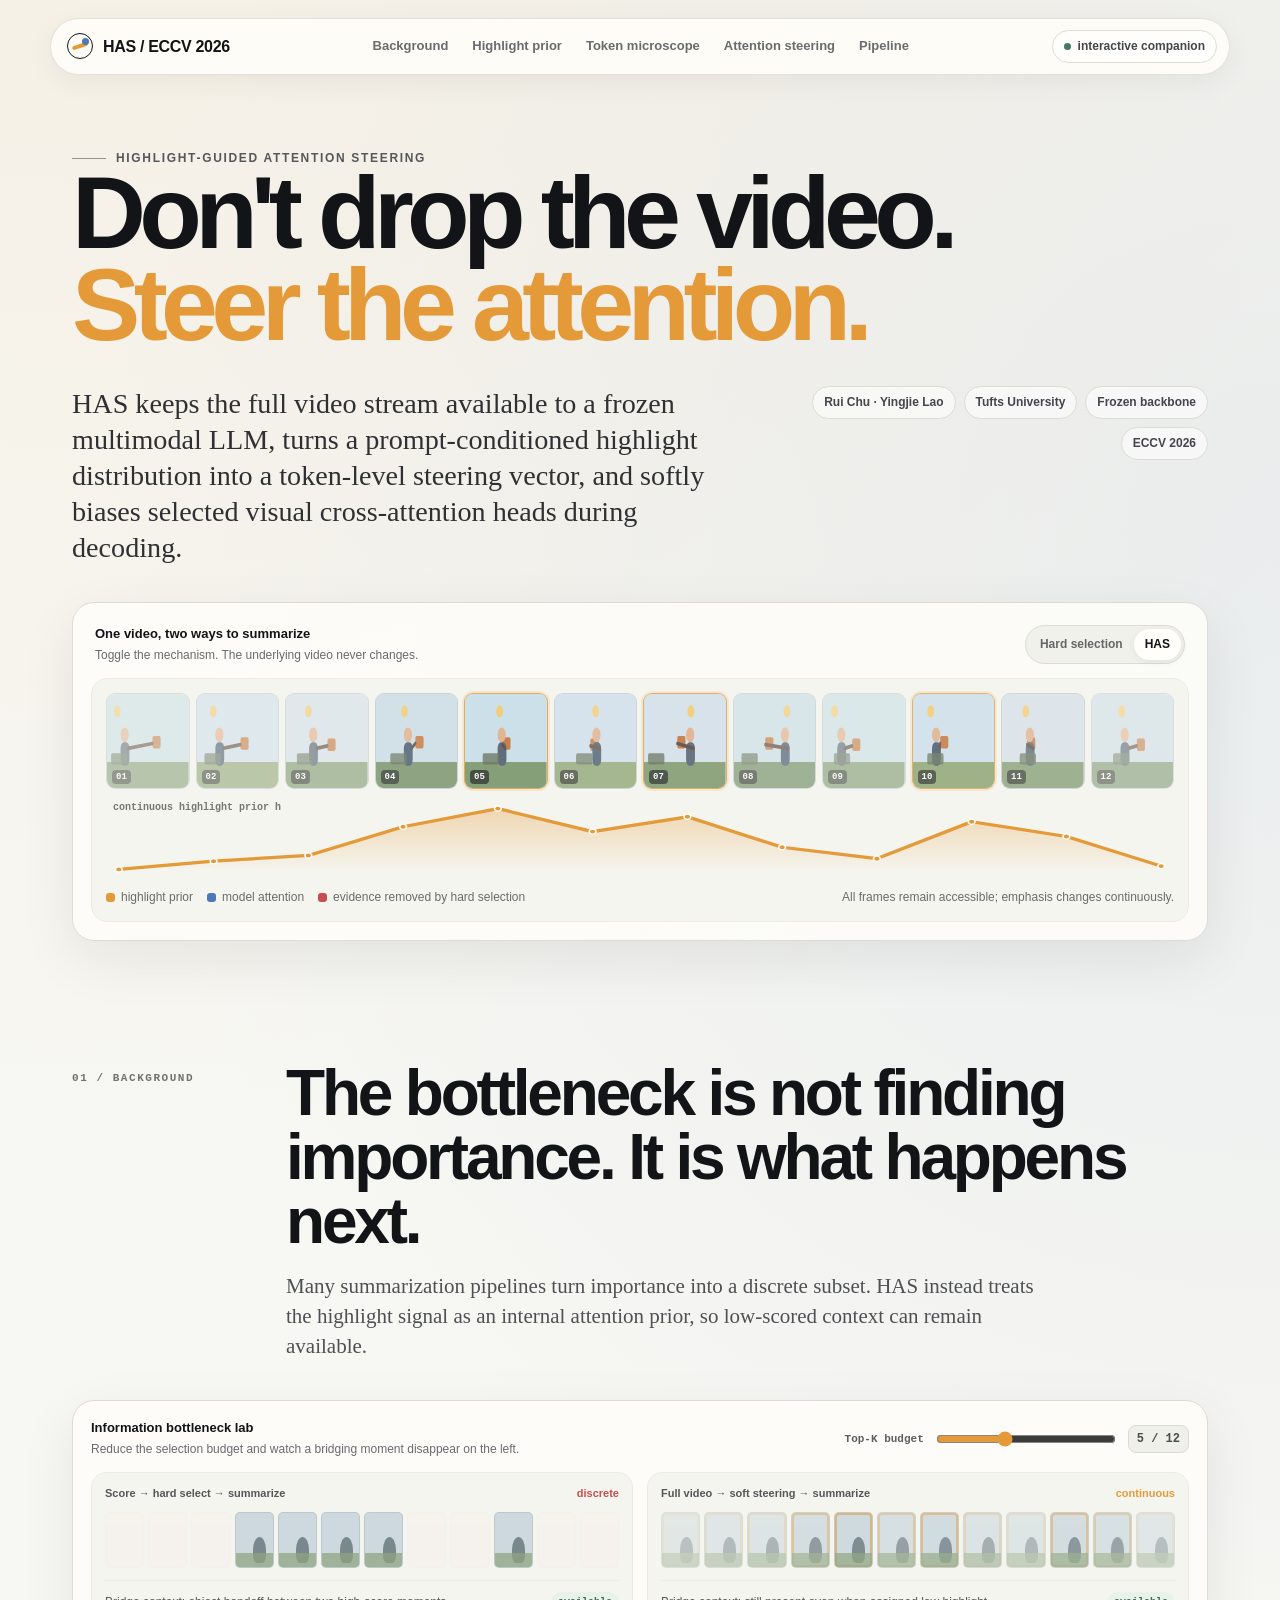
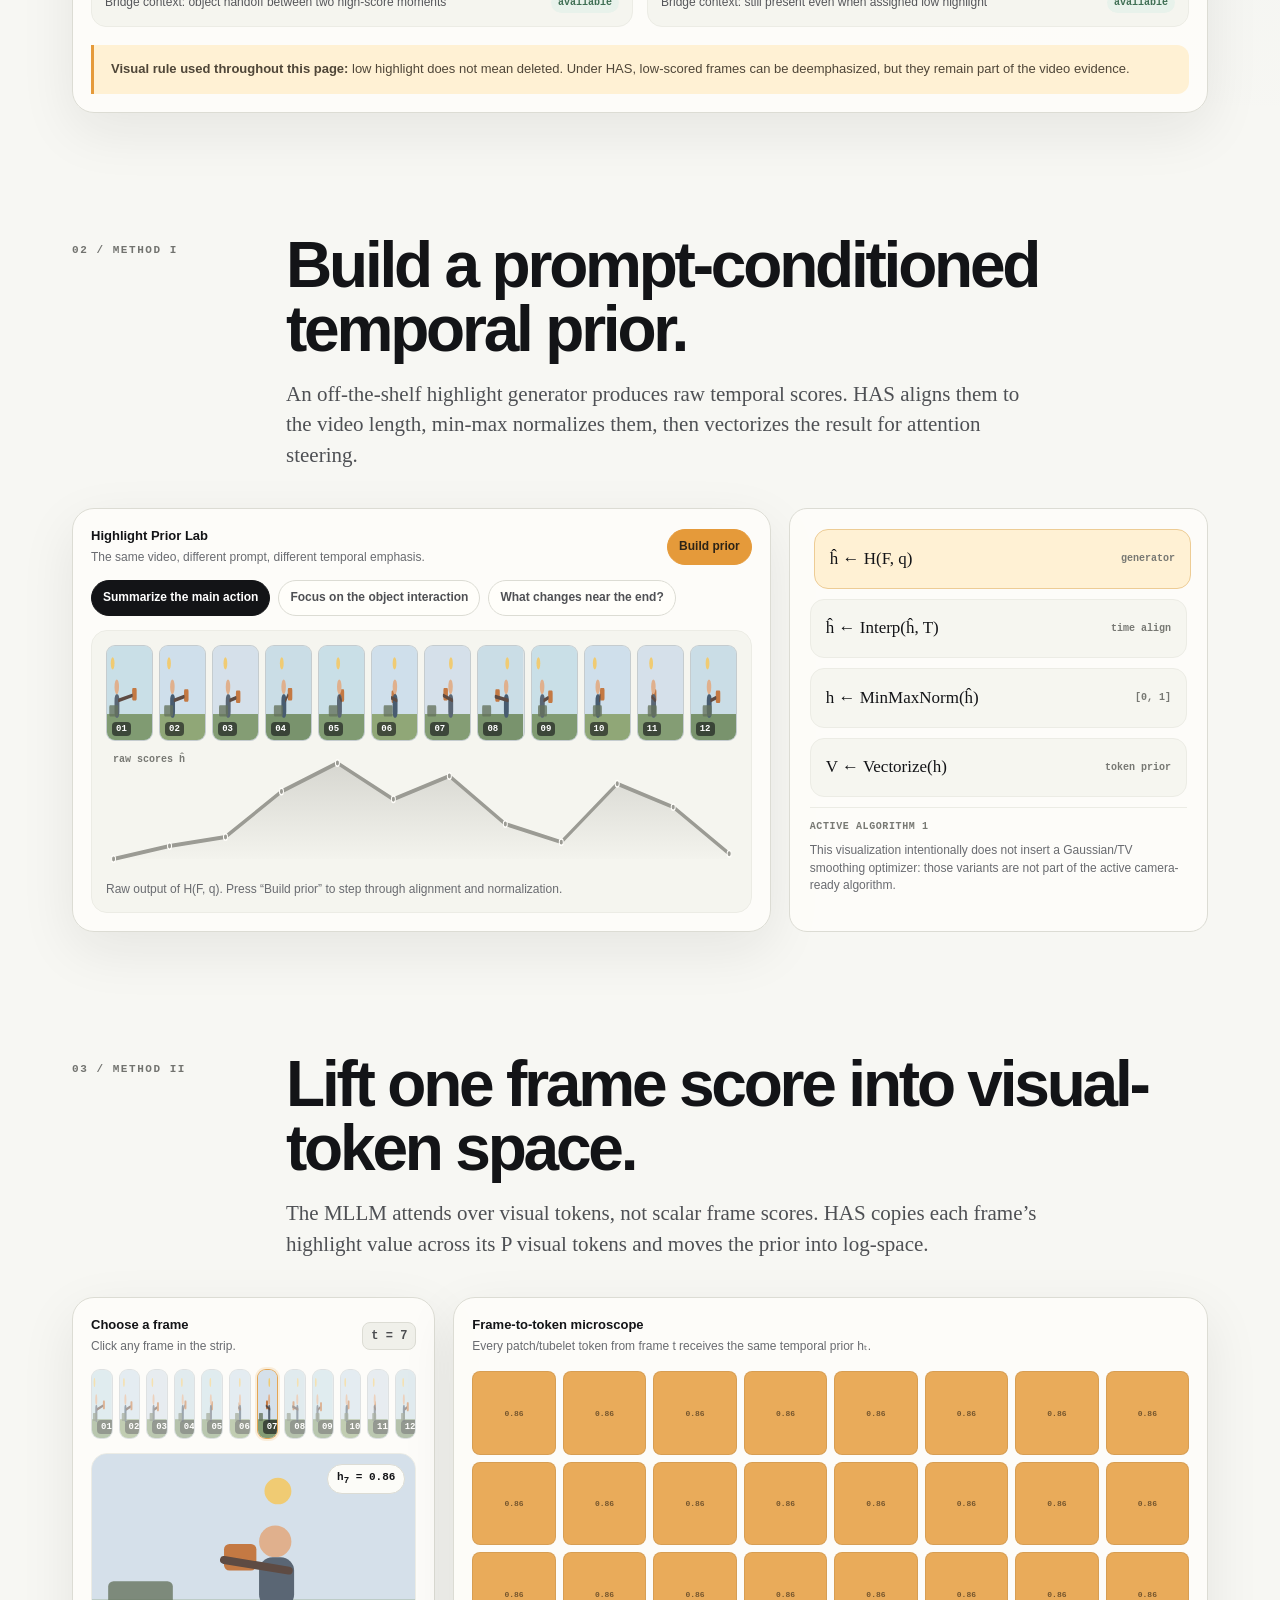
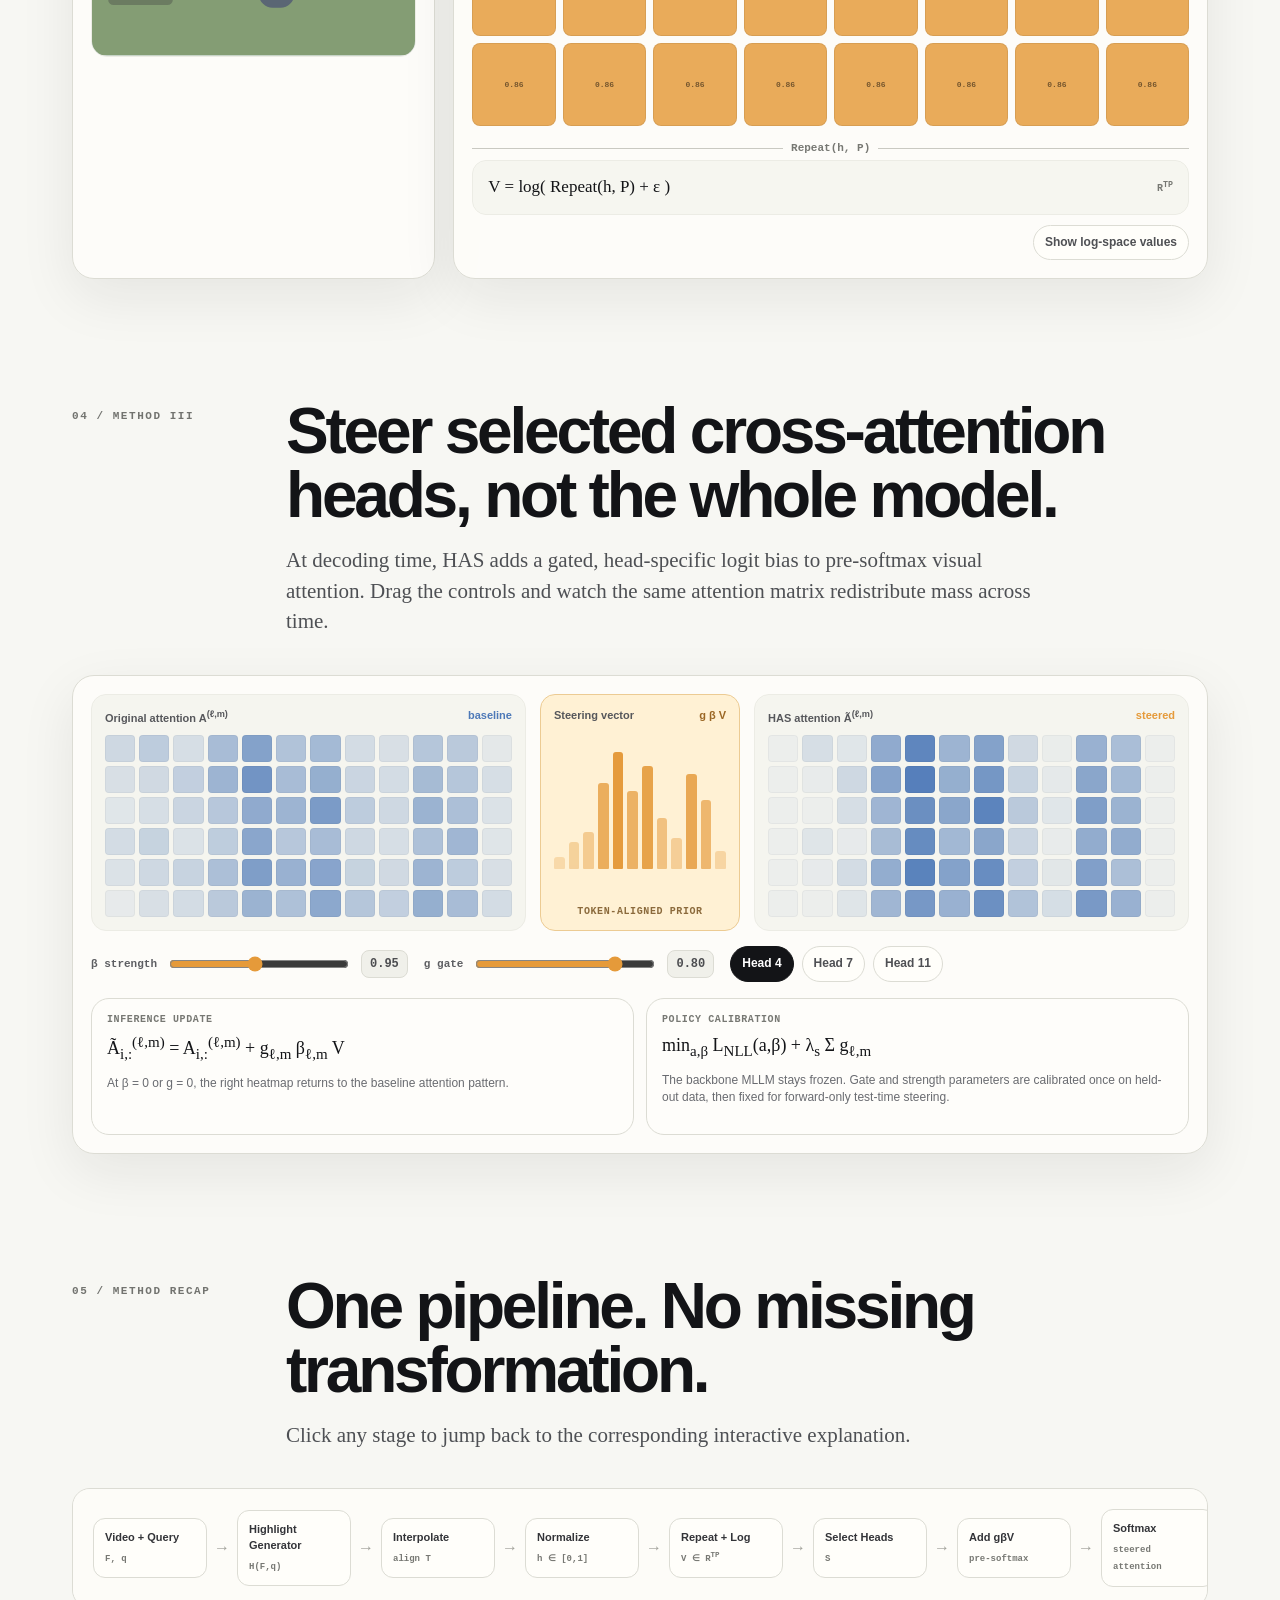
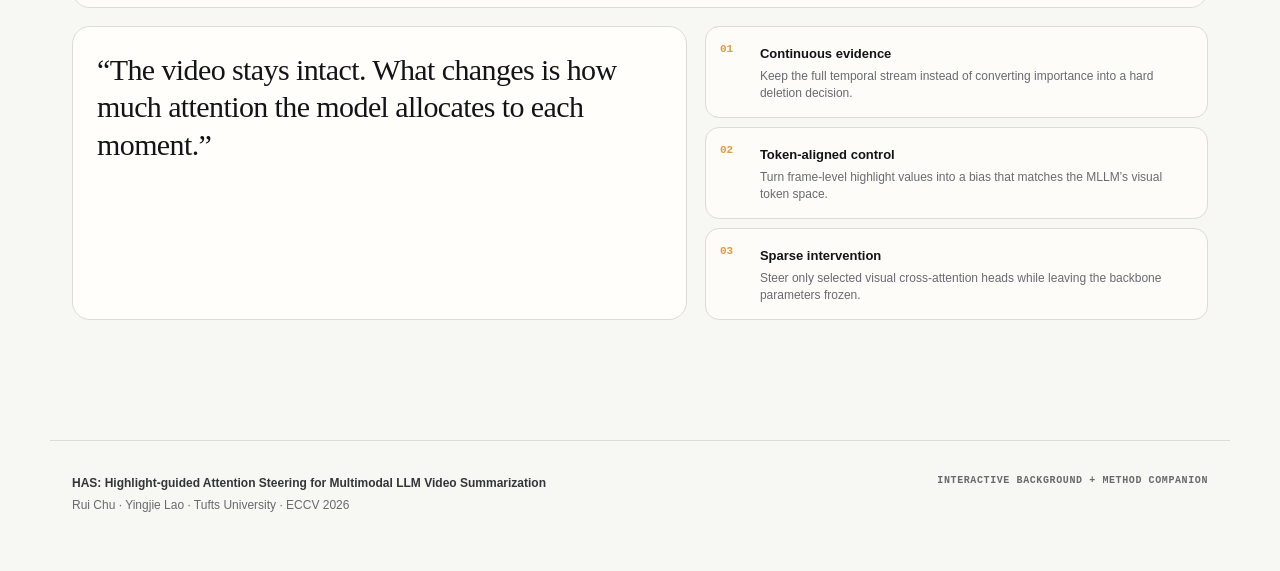
<file: has/index.html>
<!doctype html>
<html lang="en">
<head>
<meta charset="utf-8"><meta name="viewport" content="width=device-width,initial-scale=1">
<meta name="theme-color" content="#f7f7f3">
<title>HAS — Highlight-guided Attention Steering</title>
<meta name="description" content="Interactive companion for HAS: Highlight-guided Attention Steering for Multimodal LLM Video Summarization (ECCV 2026).">
<style>
:root{--bg:#f7f7f3;--paper:#fffefa;--ink:#131417;--muted:#696b70;--line:#dcdcd4;--line2:#ecece5;--warm:#e59a3a;--warm2:#f4c978;--warmsoft:#fff1d4;--cool:#4d79b8;--red:#c84f4f;--redsoft:#f8e2df;--green:#427b61;--shadow:0 18px 55px rgba(30,31,28,.08);--r:22px;--mono:ui-monospace,SFMono-Regular,Menlo,Monaco,Consolas,monospace;--serif:Georgia,'Times New Roman',serif;--sans:Inter,ui-sans-serif,-apple-system,BlinkMacSystemFont,'Segoe UI',sans-serif}*{box-sizing:border-box}html{scroll-behavior:smooth}body{margin:0;background:radial-gradient(circle at 10% -10%,rgba(229,154,58,.1),transparent 28%),radial-gradient(circle at 100% 10%,rgba(77,121,184,.08),transparent 24%),var(--bg);color:var(--ink);font-family:var(--sans);line-height:1.45;overflow-x:hidden}button,input{font:inherit}.nav{position:fixed;inset:18px 20px auto;z-index:50;max-width:1180px;margin:auto;display:flex;align-items:center;justify-content:space-between;gap:14px;padding:10px 12px 10px 16px;border:1px solid rgba(19,20,23,.12);border-radius:999px;background:rgba(255,254,250,.86);backdrop-filter:blur(18px);box-shadow:0 8px 30px rgba(27,28,26,.05)}.brand{display:flex;align-items:center;gap:10px;font-weight:780;letter-spacing:-.02em}.mark{width:26px;height:26px;border:1.4px solid var(--ink);border-radius:50%;display:grid;place-items:center;position:relative}.mark:before,.mark:after{content:'';position:absolute;border-radius:999px}.mark:before{width:16px;height:4px;background:var(--warm);transform:rotate(-18deg)}.mark:after{width:7px;height:7px;background:var(--cool);right:3px;top:4px}.links{display:flex;gap:4px;align-items:center}.links a{text-decoration:none;color:var(--muted);font-size:13px;font-weight:650;padding:8px 10px;border-radius:999px}.links a:hover{background:#f0f0e9;color:var(--ink)}.pill{display:inline-flex;align-items:center;gap:7px;border:1px solid var(--line);border-radius:999px;padding:7px 11px;background:rgba(255,255,255,.6);font-size:12px;font-weight:700;color:#44464b}.dot{width:7px;height:7px;border-radius:50%;background:var(--green)}main{max-width:1180px;margin:auto;padding:0 22px 120px}.hero{min-height:100vh;padding-top:150px;display:grid;align-content:center;gap:36px}.eyebrow{display:flex;align-items:center;gap:10px;font-size:12px;text-transform:uppercase;letter-spacing:.14em;font-weight:800;color:#55575b}.eyebrow:before{content:'';width:34px;height:1px;background:#94958f}h1{font-size:clamp(52px,8vw,108px);line-height:.89;letter-spacing:-.065em;margin:0;max-width:1060px}.accent{color:var(--warm)}.heroCopy{display:grid;grid-template-columns:minmax(0,1.2fr) minmax(280px,.72fr);gap:50px;align-items:start}.lede{font-family:var(--serif);font-size:clamp(20px,2.2vw,30px);line-height:1.28;max-width:760px;margin:0;color:#2f3034}.meta{display:flex;flex-wrap:wrap;gap:8px;justify-content:flex-end}.stage{background:rgba(255,254,250,.82);border:1px solid var(--line);border-radius:var(--r);box-shadow:var(--shadow);overflow:hidden}.lab{padding:18px}.labtop,.controls{display:flex;align-items:center;justify-content:space-between;gap:14px;flex-wrap:wrap}.labtop{padding:4px 4px 14px}.labtitle{font-size:13px;font-weight:800}.sub{font-size:12px;color:var(--muted);margin-top:3px}.seg{display:inline-flex;border:1px solid var(--line);background:#f1f1eb;border-radius:999px;padding:3px}.seg button{border:0;background:transparent;padding:7px 11px;border-radius:999px;font-size:12px;color:#65666a;font-weight:750;cursor:pointer}.seg button.active{background:var(--paper);color:var(--ink);box-shadow:0 2px 8px rgba(0,0,0,.06)}.video{border:1px solid var(--line2);border-radius:16px;background:#f5f5ef;padding:14px;position:relative}.timeline{display:grid;grid-template-columns:repeat(12,1fr);gap:6px;position:relative;min-height:96px}.frame{border-radius:9px;overflow:hidden;min-width:0;position:relative;border:1px solid rgba(0,0,0,.11);background:#dde5e8;transition:.32s ease;cursor:pointer}.frame:hover{transform:translateY(-2px)}.frame svg{display:block;width:100%;height:100%}.fnum{position:absolute;left:5px;bottom:4px;font:700 9px var(--mono);color:#fff;background:rgba(18,20,23,.62);padding:2px 4px;border-radius:4px}.frame.dropped{opacity:.16;filter:grayscale(1)}.frame.dropped:after{content:'dropped';position:absolute;inset:0;display:grid;place-items:center;color:var(--red);font:800 9px var(--mono);transform:rotate(-12deg)}.frame.hi{border-color:rgba(229,154,58,.85);box-shadow:0 0 0 2px rgba(229,154,58,.16)}.curve{height:80px;margin-top:10px;position:relative}.curve svg{width:100%;height:100%;overflow:visible}.curveLabel{position:absolute;left:7px;top:3px;font:700 10px var(--mono);color:#777873}.note{display:flex;align-items:center;justify-content:space-between;gap:12px;margin-top:10px;color:var(--muted);font-size:12px}.legend{display:flex;gap:14px;flex-wrap:wrap}.legend span{display:inline-flex;align-items:center;gap:6px}.sw{width:9px;height:9px;border-radius:3px}.section{padding:120px 0 0;scroll-margin-top:80px}.sectionHead{display:grid;grid-template-columns:180px minmax(0,1fr);gap:34px;margin-bottom:38px}.kicker{font:800 11px var(--mono);letter-spacing:.14em;text-transform:uppercase;color:#72736f;padding-top:11px}h2{font-size:clamp(38px,5vw,70px);line-height:1;letter-spacing:-.05em;margin:0 0 18px}.sectionHead p{font-family:var(--serif);font-size:21px;color:#4e5054;max-width:760px;margin:0}.card{border:1px solid var(--line);border-radius:18px;background:rgba(255,254,250,.82);padding:20px}.range{display:flex;align-items:center;gap:10px;min-width:260px}.range label{font:700 11px var(--mono);color:#5d5e62;white-space:nowrap}input[type=range]{width:180px;accent-color:var(--warm)}.metric{font:800 12px var(--mono);background:#f0f0ea;border:1px solid var(--line);border-radius:8px;padding:6px 8px;color:#4c4d50}.compare{display:grid;grid-template-columns:1fr 1fr;gap:14px}.pane{background:#f5f5ef;border:1px solid var(--line2);border-radius:15px;padding:13px;min-width:0}.paneLabel{display:flex;justify-content:space-between;align-items:center;margin-bottom:10px;font-size:11px;font-weight:800;color:#55565a}.mini{display:grid;grid-template-columns:repeat(12,1fr);gap:4px;height:56px}.mf{border-radius:5px;background:#cdd9de;border:1px solid rgba(0,0,0,.08);transition:.25s;position:relative;overflow:hidden}.mf:before{content:'';position:absolute;width:35%;height:48%;bottom:7%;left:48%;border-radius:50% 50% 30% 30%;background:#4e5c65;opacity:.65}.mf:after{content:'';position:absolute;left:0;right:0;bottom:0;height:26%;background:#8ea57e;opacity:.72}.mf.cut{opacity:.12;background:var(--redsoft)}.mf.cut:before,.mf.cut:after{display:none}.mf.soft{opacity:var(--op,.4);box-shadow:inset 0 0 0 2px rgba(229,154,58,var(--bd,.4))}.evidence{margin-top:12px;border-top:1px solid var(--line2);padding-top:11px;display:grid;grid-template-columns:1fr auto;gap:10px;align-items:center;font-size:12px;color:#56575b}.status{font:800 10px var(--mono);padding:5px 7px;border-radius:999px}.bad{background:var(--redsoft);color:#9b3838}.good{background:#e8f2eb;color:#3f6f54}.callout{margin-top:18px;padding:15px 17px;border-left:3px solid var(--warm);background:var(--warmsoft);border-radius:0 12px 12px 0;color:#4f4638;font-size:13px}.btns{display:flex;gap:8px;flex-wrap:wrap}.btn,.head,.pipe{cursor:pointer;border:1px solid var(--line);background:var(--paper);color:#4f5054;border-radius:999px;padding:8px 11px;font-size:12px;font-weight:750;transition:.2s}.btn:hover,.head:hover,.pipe:hover{transform:translateY(-1px);border-color:#b9b9b2}.btn.active,.head.active{background:var(--ink);color:#fff;border-color:var(--ink)}.primary{background:var(--warm);border-color:var(--warm);color:#2d2417}.priorLayout{display:grid;grid-template-columns:minmax(0,1.25fr) minmax(300px,.75fr);gap:18px}.formulaStack{display:grid;gap:10px}.formula{border:1px solid var(--line2);border-radius:14px;padding:14px 15px;background:#f6f6f0;display:flex;align-items:center;justify-content:space-between;gap:12px;transition:.25s}.formula.active{background:var(--warmsoft);border-color:#edcc95;transform:translateX(4px)}.eq{font-family:var(--serif);font-size:17px}.tag{font:700 10px var(--mono);color:#777873}.caption{font-size:12px;color:var(--muted);margin-top:10px}.tokenLayout{display:grid;grid-template-columns:minmax(260px,.65fr) minmax(0,1.35fr);gap:18px}.focus{border:1px solid var(--line2);border-radius:16px;overflow:hidden;background:#eef1ef;aspect-ratio:16/10;position:relative}.focus svg{width:100%;height:100%;display:block}.score{position:absolute;right:10px;top:10px;background:rgba(255,254,250,.92);border:1px solid var(--line);border-radius:999px;padding:6px 9px;font:800 11px var(--mono)}.tokens{display:grid;grid-template-columns:repeat(8,1fr);gap:7px;margin-top:16px}.token{aspect-ratio:1;border-radius:8px;border:1px solid rgba(0,0,0,.08);display:grid;place-items:center;font:700 8px var(--mono);color:rgba(0,0,0,.5);transition:.25s}.arrowline{display:flex;align-items:center;gap:8px;color:#777873;font:700 11px var(--mono);margin:16px 0 6px}.arrowline:before,.arrowline:after{content:'';height:1px;background:#c9c9c2;flex:1}.attn{display:grid;grid-template-columns:1fr .46fr 1fr;gap:14px}.heatwrap{background:#f5f5ef;border:1px solid var(--line2);border-radius:15px;padding:13px}.heatTitle{font-size:11px;font-weight:800;margin-bottom:9px;display:flex;justify-content:space-between;color:#56575b}.heat{display:grid;grid-template-columns:repeat(12,1fr);gap:4px}.cell{aspect-ratio:1.12;border-radius:4px;border:1px solid rgba(0,0,0,.04);transition:.12s}.cell:hover{transform:scale(1.08)}.vector{display:grid;grid-template-rows:auto 1fr auto;gap:10px;background:var(--warmsoft);border:1px solid #eccb93;border-radius:15px;padding:13px}.bars{display:flex;align-items:flex-end;gap:4px;height:126px}.bar{flex:1;background:var(--warm);border-radius:3px 3px 1px 1px;min-height:5px}.attnControls{margin-top:15px;display:flex;gap:16px;align-items:center;flex-wrap:wrap}.policy{margin-top:16px;display:grid;grid-template-columns:1fr 1fr;gap:12px}.policy .card{padding:15px}.policyEq{font-family:var(--serif);font-size:18px;margin-top:7px}.tiny{font:700 10px var(--mono);letter-spacing:.06em;text-transform:uppercase}.pipeline{display:grid;grid-template-columns:repeat(17,auto);align-items:center;gap:7px;overflow-x:auto;padding:20px;background:rgba(255,254,250,.8);border:1px solid var(--line);border-radius:18px}.pipe{border-radius:12px;min-width:114px;text-align:left;padding:11px}.pipe b{display:block;font-size:11px;color:#333438;margin-bottom:3px}.pipe span{font:700 9px var(--mono);color:#777873}.arr{color:#a1a19a;font-weight:900}.recap{display:grid;grid-template-columns:1.1fr .9fr;gap:18px;margin-top:18px}.quote{font-family:var(--serif);font-size:30px;line-height:1.25;letter-spacing:-.02em;padding:24px;border:1px solid var(--line);border-radius:18px;background:var(--paper)}.principles{display:grid;gap:9px}.principle{border:1px solid var(--line);background:rgba(255,254,250,.8);border-radius:14px;padding:14px;display:grid;grid-template-columns:30px 1fr;gap:10px}.n{font:800 11px var(--mono);color:var(--warm);padding-top:2px}.principle b{font-size:13px}.principle p{margin:4px 0 0;color:var(--muted);font-size:12px}footer{max-width:1180px;margin:auto;padding:34px 22px 55px;color:#686a6e;display:flex;justify-content:space-between;gap:20px;border-top:1px solid var(--line);font-size:12px}.footerTitle{color:#343539;font-weight:750}.fade{opacity:0;transform:translateY(18px);transition:.7s cubic-bezier(.2,.75,.2,1)}.fade.show{opacity:1;transform:none}@media(max-width:900px){.links a:nth-child(-n+3){display:none}.heroCopy,.sectionHead,.priorLayout,.tokenLayout,.recap{grid-template-columns:1fr}.meta{justify-content:flex-start}.sectionHead{gap:10px}.kicker{padding-top:0}.compare{grid-template-columns:1fr}.attn{grid-template-columns:1fr}.vector{grid-template-rows:auto auto auto}.bars{height:90px}.policy{grid-template-columns:1fr}}@media(max-width:640px){main{padding-left:14px;padding-right:14px}.nav{inset:10px 10px auto}.links{display:none}.hero{padding-top:115px;min-height:auto}h1{font-size:55px}.timeline{gap:3px;min-height:72px}.fnum{display:none}.note{align-items:flex-start;flex-direction:column}input[type=range]{width:145px}footer{flex-direction:column;padding-left:14px;padding-right:14px}}
</style>
</head>
<body>
<nav class="nav"><div class="brand"><span class="mark"></span><span>HAS / ECCV 2026</span></div><div class="links"><a href="#background">Background</a><a href="#prior">Highlight prior</a><a href="#tokens">Token microscope</a><a href="#attention">Attention steering</a><a href="#recap">Pipeline</a></div><span class="pill"><span class="dot"></span>interactive companion</span></nav>
<main>
<section class="hero" id="top"><div><div class="eyebrow">Highlight-guided Attention Steering</div><h1>Don't drop the video.<br><span class="accent">Steer the attention.</span></h1></div><div class="heroCopy"><p class="lede">HAS keeps the full video stream available to a frozen multimodal LLM, turns a prompt-conditioned highlight distribution into a token-level steering vector, and softly biases selected visual cross-attention heads during decoding.</p><div class="meta"><span class="pill">Rui Chu · Yingjie Lao</span><span class="pill">Tufts University</span><span class="pill">Frozen backbone</span><span class="pill">ECCV 2026</span></div></div><div class="stage lab fade"><div class="labtop"><div><div class="labtitle">One video, two ways to summarize</div><div class="sub">Toggle the mechanism. The underlying video never changes.</div></div><div class="seg"><button id="heroHard">Hard selection</button><button id="heroHas" class="active">HAS</button></div></div><div class="video"><div id="heroTimeline" class="timeline"></div><div class="curve"><span class="curveLabel" id="heroCurveLabel">continuous highlight prior h</span><svg id="heroCurve" viewBox="0 0 1000 100" preserveAspectRatio="none"></svg></div><div class="note"><div class="legend"><span><i class="sw" style="background:var(--warm)"></i>highlight prior</span><span><i class="sw" style="background:var(--cool)"></i>model attention</span><span><i class="sw" style="background:var(--red)"></i>evidence removed by hard selection</span></div><span id="heroModeText">All frames remain accessible; emphasis changes continuously.</span></div></div></div></section>
<section class="section" id="background"><div class="sectionHead fade"><div class="kicker">01 / Background</div><div><h2>The bottleneck is not finding importance. It is what happens next.</h2><p>Many summarization pipelines turn importance into a discrete subset. HAS instead treats the highlight signal as an internal attention prior, so low-scored context can remain available.</p></div></div><div class="stage lab"><div class="controls" style="margin-bottom:14px"><div><div class="labtitle">Information bottleneck lab</div><div class="sub">Reduce the selection budget and watch a bridging moment disappear on the left.</div></div><div class="range"><label for="budget">Top-K budget</label><input id="budget" type="range" min="2" max="10" value="5"><span class="metric" id="budgetMetric">5 / 12</span></div></div><div class="compare"><div class="pane"><div class="paneLabel"><span>Score → hard select → summarize</span><span style="color:var(--red)">discrete</span></div><div id="hardMini" class="mini"></div><div class="evidence"><span>Bridge context: object handoff between two high-score moments</span><span id="hardStatus" class="status bad">unavailable</span></div></div><div class="pane"><div class="paneLabel"><span>Full video → soft steering → summarize</span><span style="color:var(--warm)">continuous</span></div><div id="softMini" class="mini"></div><div class="evidence"><span>Bridge context: still present even when assigned low highlight</span><span class="status good">available</span></div></div></div><div class="callout"><b>Visual rule used throughout this page:</b> low highlight does not mean deleted. Under HAS, low-scored frames can be deemphasized, but they remain part of the video evidence.</div></div></section>
<section class="section" id="prior"><div class="sectionHead fade"><div class="kicker">02 / Method I</div><div><h2>Build a prompt-conditioned temporal prior.</h2><p>An off-the-shelf highlight generator produces raw temporal scores. HAS aligns them to the video length, min-max normalizes them, then vectorizes the result for attention steering.</p></div></div><div class="priorLayout"><div class="stage lab"><div class="controls"><div><div class="labtitle">Highlight Prior Lab</div><div class="sub">The same video, different prompt, different temporal emphasis.</div></div><button class="btn primary" id="buildPrior">Build prior</button></div><div class="btns" style="margin-top:14px"><button class="btn active q" data-q="main">Summarize the main action</button><button class="btn q" data-q="object">Focus on the object interaction</button><button class="btn q" data-q="ending">What changes near the end?</button></div><div class="video" style="margin-top:14px"><div id="priorTimeline" class="timeline"></div><div class="curve" style="height:120px"><span class="curveLabel" id="priorCurveLabel">raw scores ĥ</span><svg id="priorCurve" viewBox="0 0 1000 120" preserveAspectRatio="none"></svg></div><div class="caption" id="priorCaption">Raw output of H(F, q). Press “Build prior” to step through alignment and normalization.</div></div></div><div class="card formulaStack"><div class="formula active" id="f1"><span class="eq">ĥ ← H(F, q)</span><span class="tag">generator</span></div><div class="formula" id="f2"><span class="eq">ĥ ← Interp(ĥ, T)</span><span class="tag">time align</span></div><div class="formula" id="f3"><span class="eq">h ← MinMaxNorm(ĥ)</span><span class="tag">[0, 1]</span></div><div class="formula" id="f4"><span class="eq">V ← Vectorize(h)</span><span class="tag">token prior</span></div><div style="border-top:1px solid var(--line2);padding-top:13px"><div class="tiny" style="color:#777873">Active Algorithm 1</div><p class="caption">This visualization intentionally does not insert a Gaussian/TV smoothing optimizer: those variants are not part of the active camera-ready algorithm.</p></div></div></div></section>
<section class="section" id="tokens"><div class="sectionHead fade"><div class="kicker">03 / Method II</div><div><h2>Lift one frame score into visual-token space.</h2><p>The MLLM attends over visual tokens, not scalar frame scores. HAS copies each frame’s highlight value across its P visual tokens and moves the prior into log-space.</p></div></div><div class="tokenLayout"><div class="stage lab"><div class="controls" style="margin-bottom:14px"><div><div class="labtitle">Choose a frame</div><div class="sub">Click any frame in the strip.</div></div><span class="metric" id="focusMetric">t = 7</span></div><div id="tokenTimeline" class="timeline" style="min-height:70px"></div><div class="focus" id="focusFrame" style="margin-top:14px"></div></div><div class="stage lab"><div class="labtitle">Frame-to-token microscope</div><div class="sub">Every patch/tubelet token from frame t receives the same temporal prior hₜ.</div><div class="tokens" id="tokenGrid"></div><div class="arrowline">Repeat(h, P)</div><div class="formula"><span class="eq">V = log( Repeat(h, P) + ε )</span><span class="tag">R<sup>TP</sup></span></div><div style="display:flex;justify-content:flex-end;margin-top:10px"><button class="btn" id="toggleLog">Show log-space values</button></div></div></div></section>
<section class="section" id="attention"><div class="sectionHead fade"><div class="kicker">04 / Method III</div><div><h2>Steer selected cross-attention heads, not the whole model.</h2><p>At decoding time, HAS adds a gated, head-specific logit bias to pre-softmax visual attention. Drag the controls and watch the same attention matrix redistribute mass across time.</p></div></div><div class="stage lab"><div class="attn"><div class="heatwrap"><div class="heatTitle"><span>Original attention A<sup>(ℓ,m)</sup></span><span style="color:var(--cool)">baseline</span></div><div id="baseHeatmap" class="heat"></div></div><div class="vector"><div class="heatTitle"><span>Steering vector</span><span style="color:#9b6725">g β V</span></div><div class="bars" id="vectorBars"></div><div class="tiny" style="text-align:center;color:#8b6a3c">token-aligned prior</div></div><div class="heatwrap"><div class="heatTitle"><span>HAS attention Ã<sup>(ℓ,m)</sup></span><span style="color:var(--warm)">steered</span></div><div id="steeredHeatmap" class="heat"></div></div></div><div class="attnControls"><div class="range"><label for="beta">β strength</label><input id="beta" type="range" min="0" max="2" step=".05" value=".95"><span class="metric" id="betaMetric">0.95</span></div><div class="range"><label for="gate">g gate</label><input id="gate" type="range" min="0" max="1" step=".05" value=".8"><span class="metric" id="gateMetric">0.80</span></div><div class="btns"><button class="head active" data-head="0">Head 4</button><button class="head" data-head="1">Head 7</button><button class="head" data-head="2">Head 11</button></div></div><div class="policy"><div class="card"><div class="tiny" style="color:#777873">Inference update</div><div class="policyEq">Ã<sub>i,:</sub><sup>(ℓ,m)</sup> = A<sub>i,:</sub><sup>(ℓ,m)</sup> + g<sub>ℓ,m</sub> β<sub>ℓ,m</sub> V</div><p class="caption">At β = 0 or g = 0, the right heatmap returns to the baseline attention pattern.</p></div><div class="card"><div class="tiny" style="color:#777873">Policy calibration</div><div class="policyEq">min<sub>a,β</sub> L<sub>NLL</sub>(a,β) + λ<sub>s</sub> Σ g<sub>ℓ,m</sub></div><p class="caption">The backbone MLLM stays frozen. Gate and strength parameters are calibrated once on held-out data, then fixed for forward-only test-time steering.</p></div></div></div></section>
<section class="section" id="recap"><div class="sectionHead fade"><div class="kicker">05 / Method recap</div><div><h2>One pipeline. No missing transformation.</h2><p>Click any stage to jump back to the corresponding interactive explanation.</p></div></div><div class="pipeline"><button class="pipe" data-target="prior"><b>Video + Query</b><span>F, q</span></button><span class="arr">→</span><button class="pipe" data-target="prior"><b>Highlight Generator</b><span>H(F,q)</span></button><span class="arr">→</span><button class="pipe" data-target="prior"><b>Interpolate</b><span>align T</span></button><span class="arr">→</span><button class="pipe" data-target="prior"><b>Normalize</b><span>h ∈ [0,1]</span></button><span class="arr">→</span><button class="pipe" data-target="tokens"><b>Repeat + Log</b><span>V ∈ R<sup>TP</sup></span></button><span class="arr">→</span><button class="pipe" data-target="attention"><b>Select Heads</b><span>S</span></button><span class="arr">→</span><button class="pipe" data-target="attention"><b>Add gβV</b><span>pre-softmax</span></button><span class="arr">→</span><button class="pipe" data-target="attention"><b>Softmax</b><span>steered attention</span></button><span class="arr">→</span><button class="pipe" data-target="attention"><b>Summary</b><span>O*</span></button></div><div class="recap"><div class="quote">“The video stays intact. What changes is how much attention the model allocates to each moment.”</div><div class="principles"><div class="principle"><div class="n">01</div><div><b>Continuous evidence</b><p>Keep the full temporal stream instead of converting importance into a hard deletion decision.</p></div></div><div class="principle"><div class="n">02</div><div><b>Token-aligned control</b><p>Turn frame-level highlight values into a bias that matches the MLLM’s visual token space.</p></div></div><div class="principle"><div class="n">03</div><div><b>Sparse intervention</b><p>Steer only selected visual cross-attention heads while leaving the backbone parameters frozen.</p></div></div></div></div></section>
</main>
<footer><div><div class="footerTitle">HAS: Highlight-guided Attention Steering for Multimodal LLM Video Summarization</div><div style="margin-top:5px">Rui Chu · Yingjie Lao · Tufts University · ECCV 2026</div></div><div class="tiny">interactive background + method companion</div></footer>
<script>
const Q={main:[.18,.28,.35,.70,.92,.64,.82,.45,.31,.76,.58,.22],object:[.12,.22,.44,.88,.78,.39,.92,.84,.34,.48,.28,.16],ending:[.10,.15,.18,.20,.29,.26,.35,.42,.55,.70,.88,.96]};let q='main',S=Q.main.slice(),focus=6,logMode=false,head=0;
function svg(i){const sky=['#c9dfe7','#cfdfeb','#d5e0ea','#cadde6'][i%4],ground=['#809b72','#90a777','#849d74','#79936d'][i%4],x=20+(i*7)%55,obj=67-(i*3)%32,sun=15+(i*9)%70;return `<svg viewBox="0 0 120 76" preserveAspectRatio="none"><rect width="120" height="76" fill="${sky}"/><circle cx="${sun}" cy="14" r="5" fill="#f0cb73"/><rect y="55" width="120" height="21" fill="${ground}"/><rect x="${obj}" y="${34+i%3}" width="12" height="10" rx="2" fill="#c47943"/><circle cx="${x+6}" cy="33" r="6" fill="#e0b08d"/><rect x="${x}" y="39" width="13" height="19" rx="5" fill="${i%2?'#485c70':'#5a6674'}"/><line x1="${x+11}" y1="44" x2="${obj}" y2="${40+i%3}" stroke="#5e4b43" stroke-width="3" stroke-linecap="round"/><rect x="${6+(i*5)%30}" y="48" width="24" height="9" rx="2" fill="#64735d" opacity=".78"/></svg>`}
function frames(id,click=true){const c=document.getElementById(id);c.innerHTML='';S.forEach((s,i)=>{const d=document.createElement('div');d.className='frame';d.innerHTML=svg(i)+`<span class="fnum">${String(i+1).padStart(2,'0')}</span>`;if(click)d.onclick=()=>setFocus(i);c.appendChild(d)})}
function norm(v){let a=Math.min(...v),b=Math.max(...v);return v.map(x=>(x-a)/(b-a||1))}
function paths(v,W=1000,H=100){let a=Math.min(...v),b=Math.max(...v),p=v.map((x,i)=>[12+(W-24)*i/(v.length-1),H-12-((x-a)/(b-a||1))*(H-24)]),line=p.map((x,i)=>(i?'L':'M')+x[0].toFixed(1)+' '+x[1].toFixed(1)).join(' '),area=`M ${p[0][0]} ${H-12} `+p.map(x=>`L ${x[0]} ${x[1]}`).join(' ')+` L ${p.at(-1)[0]} ${H-12} Z`;return{p,line,area}}
function curve(id,v,color='#e59a3a',hard=false){const e=document.getElementById(id),H=e.viewBox.baseVal.height||100,W=e.viewBox.baseVal.width||1000,{p,line,area}=paths(v,W,H);e.innerHTML=`<defs><linearGradient id="${id}G" x1="0" y1="0" x2="0" y2="1"><stop offset="0" stop-color="${color}" stop-opacity=".34"/><stop offset="1" stop-color="${color}" stop-opacity=".02"/></linearGradient></defs><path d="${area}" fill="url(#${id}G)"/><path d="${line}" fill="none" stroke="${color}" stroke-width="${hard?5:4}" stroke-linejoin="round" stroke-linecap="round"/>${p.map(x=>`<circle cx="${x[0]}" cy="${x[1]}" r="3.2" fill="${color}" stroke="#fffefa" stroke-width="1.5"/>`).join('')}`}
function hero(mode){let fs=[...document.querySelectorAll('#heroTimeline .frame')],hard=document.getElementById('heroHard'),has=document.getElementById('heroHas');if(mode==='hard'){hard.classList.add('active');has.classList.remove('active');let keep=S.map((v,i)=>[v,i]).sort((a,b)=>b[0]-a[0]).slice(0,5).map(x=>x[1]);fs.forEach((f,i)=>{f.classList.toggle('dropped',!keep.includes(i));f.classList.remove('hi');f.style.opacity=''});curve('heroCurve',S.map(v=>v>.57?1:.08),'#c84f4f',true);heroCurveLabel.textContent='hard keep / drop mask';heroModeText.textContent='Only selected evidence reaches the summarizer.'}else{has.classList.add('active');hard.classList.remove('active');fs.forEach((f,i)=>{f.classList.remove('dropped');f.style.opacity=(.42+.58*S[i]).toFixed(2);f.classList.toggle('hi',S[i]>.72)});curve('heroCurve',S);heroCurveLabel.textContent='continuous highlight prior h';heroModeText.textContent='All frames remain accessible; emphasis changes continuously.'}}
function background(){let k=+budget.value;budgetMetric.textContent=`${k} / 12`;let keep=S.map((v,i)=>[v,i]).sort((a,b)=>b[0]-a[0]).slice(0,k).map(x=>x[1]);hardMini.innerHTML='';softMini.innerHTML='';S.forEach((s,i)=>{let a=document.createElement('div');a.className='mf'+(keep.includes(i)?'':' cut');hardMini.appendChild(a);let b=document.createElement('div');b.className='mf soft';b.style.setProperty('--op',(.35+.65*s).toFixed(2));b.style.setProperty('--bd',(.12+.55*s).toFixed(2));softMini.appendChild(b)});let yes=keep.includes(5);hardStatus.textContent=yes?'available':'unavailable';hardStatus.className='status '+(yes?'good':'bad')}
function setQ(n){q=n;S=Q[n].slice();document.querySelectorAll('.q').forEach(b=>b.classList.toggle('active',b.dataset.q===n));frames('priorTimeline',false);curve('priorCurve',S,'#9b9b94');priorCurveLabel.textContent='raw scores ĥ';priorCaption.textContent='Raw output of H(F, q). Press “Build prior” to step through alignment and normalization.';document.querySelectorAll('.formula').forEach((f,i)=>f.classList.toggle('active',i===0));frames('tokenTimeline');setFocus(Math.min(focus,11));attention();background();hero('has')}
function build(){let fs=['f1','f2','f3','f4'].map(x=>document.getElementById(x)),st=[['raw scores ĥ',S,'#9b9b94','1 · H(F, q) produces a prompt-conditioned temporal score sequence.'],['time-aligned ĥ',S.map((v,i)=>i?(.72*v+.28*S[i-1]):v),'#c6a05e','2 · Interp(ĥ, T) aligns clip-level scores to the target temporal length T.'],['normalized prior h ∈ [0,1]',norm(S),'#e59a3a','3 · MinMaxNorm bounds the temporal prior for steering.'],['ready for Vectorize(h)',norm(S),'#e59a3a','4 · The bounded distribution is ready to be repeated over visual tokens and moved into log-space.']];let i=0;function tick(){fs.forEach((f,j)=>f.classList.toggle('active',j===i));let x=st[i];curve('priorCurve',x[1],x[2]);priorCurveLabel.textContent=x[0];priorCaption.textContent=x[3];if(++i<4)setTimeout(tick,650)}tick()}
function setFocus(i){focus=i;let h=norm(S)[i];document.querySelectorAll('#tokenTimeline .frame').forEach((f,j)=>{f.classList.toggle('hi',j===i);f.style.opacity=j===i?1:.54});focusFrame.innerHTML=svg(i)+`<span class="score">h<sub>${i+1}</sub> = ${h.toFixed(2)}</span>`;focusMetric.textContent=`t = ${i+1}`;tokens()}
function tokens(){tokenGrid.innerHTML='';let h=norm(S)[focus],v=Math.log(h+.03);for(let i=0;i<32;i++){let t=document.createElement('div');t.className='token';t.style.background=`rgba(229,154,58,${(.18+.75*h).toFixed(2)})`;t.textContent=logMode?v.toFixed(2):h.toFixed(2);tokenGrid.appendChild(t)}toggleLog.textContent=logMode?'Show repeated hₜ':'Show log-space values'}
const H=[[.22,.28,.19,.35,.48,.32,.37,.20,.18,.31,.29,.14,.18,.21,.26,.39,.55,.35,.42,.23,.20,.36,.31,.19,.15,.19,.23,.30,.44,.39,.51,.28,.22,.40,.34,.17,.20,.25,.17,.27,.46,.30,.35,.22,.19,.33,.38,.16,.17,.22,.24,.34,.50,.41,.47,.25,.21,.39,.28,.18,.13,.18,.20,.29,.40,.33,.45,.31,.26,.42,.35,.20],[.29,.20,.24,.31,.37,.46,.41,.35,.19,.26,.22,.18,.24,.18,.21,.33,.42,.50,.44,.39,.24,.30,.20,.17,.19,.16,.25,.36,.40,.45,.49,.31,.28,.37,.25,.20,.22,.19,.23,.28,.35,.42,.38,.33,.30,.34,.29,.16,.18,.22,.27,.32,.39,.44,.51,.37,.26,.36,.31,.21,.16,.20,.24,.29,.34,.39,.46,.40,.32,.38,.27,.18],[.18,.24,.31,.43,.33,.25,.29,.35,.38,.44,.27,.16,.21,.29,.37,.49,.41,.28,.32,.39,.42,.50,.34,.20,.17,.26,.35,.45,.48,.31,.36,.40,.46,.54,.30,.18,.15,.22,.29,.38,.44,.34,.40,.47,.51,.49,.33,.19,.20,.27,.32,.41,.46,.36,.43,.45,.48,.52,.37,.21,.16,.23,.30,.36,.40,.32,.39,.42,.45,.47,.35,.22]];
function color(v){let a=Math.max(.05,Math.min(.95,(v-.08)/.6));return `rgba(77,121,184,${a.toFixed(2)})`}
function attention(){let b=+beta.value,g=+gate.value;baseHeatmap.innerHTML='';steeredHeatmap.innerHTML='';vectorBars.innerHTML='';betaMetric.textContent=b.toFixed(2);gateMetric.textContent=g.toFixed(2);let base=H[head],hs=norm(S),V=hs.map(x=>Math.log(x+.08)),m=V.reduce((a,x)=>a+x,0)/V.length,z=V.map(x=>x-m),steered=base.map((v,i)=>Math.max(.02,v+g*b*.18*z[i%12]));base.forEach(v=>{let c=document.createElement('div');c.className='cell';c.style.background=color(v);baseHeatmap.appendChild(c)});steered.forEach(v=>{let c=document.createElement('div');c.className='cell';c.style.background=color(v);steeredHeatmap.appendChild(c)});hs.forEach(h=>{let x=document.createElement('div');x.className='bar';x.style.height=`${Math.max(8,12+h*105)}px`;x.style.opacity=(.28+.7*h).toFixed(2);vectorBars.appendChild(x)})}
function init(){frames('heroTimeline',false);frames('priorTimeline',false);frames('tokenTimeline');curve('heroCurve',S);curve('priorCurve',S,'#9b9b94');hero('has');background();setFocus(6);attention();heroHard.onclick=()=>hero('hard');heroHas.onclick=()=>hero('has');budget.oninput=background;document.querySelectorAll('.q').forEach(b=>b.onclick=()=>setQ(b.dataset.q));buildPrior.onclick=build;toggleLog.onclick=()=>{logMode=!logMode;tokens()};beta.oninput=attention;gate.oninput=attention;document.querySelectorAll('.head').forEach(b=>b.onclick=()=>{head=+b.dataset.head;document.querySelectorAll('.head').forEach(x=>x.classList.toggle('active',x===b));attention()});document.querySelectorAll('.pipe').forEach(b=>b.onclick=()=>document.getElementById(b.dataset.target).scrollIntoView({behavior:'smooth'}));let io=new IntersectionObserver(e=>e.forEach(x=>{if(x.isIntersecting)x.target.classList.add('show')}),{threshold:.16});document.querySelectorAll('.fade').forEach(x=>io.observe(x))}init();
</script>
</body></html>
</file>
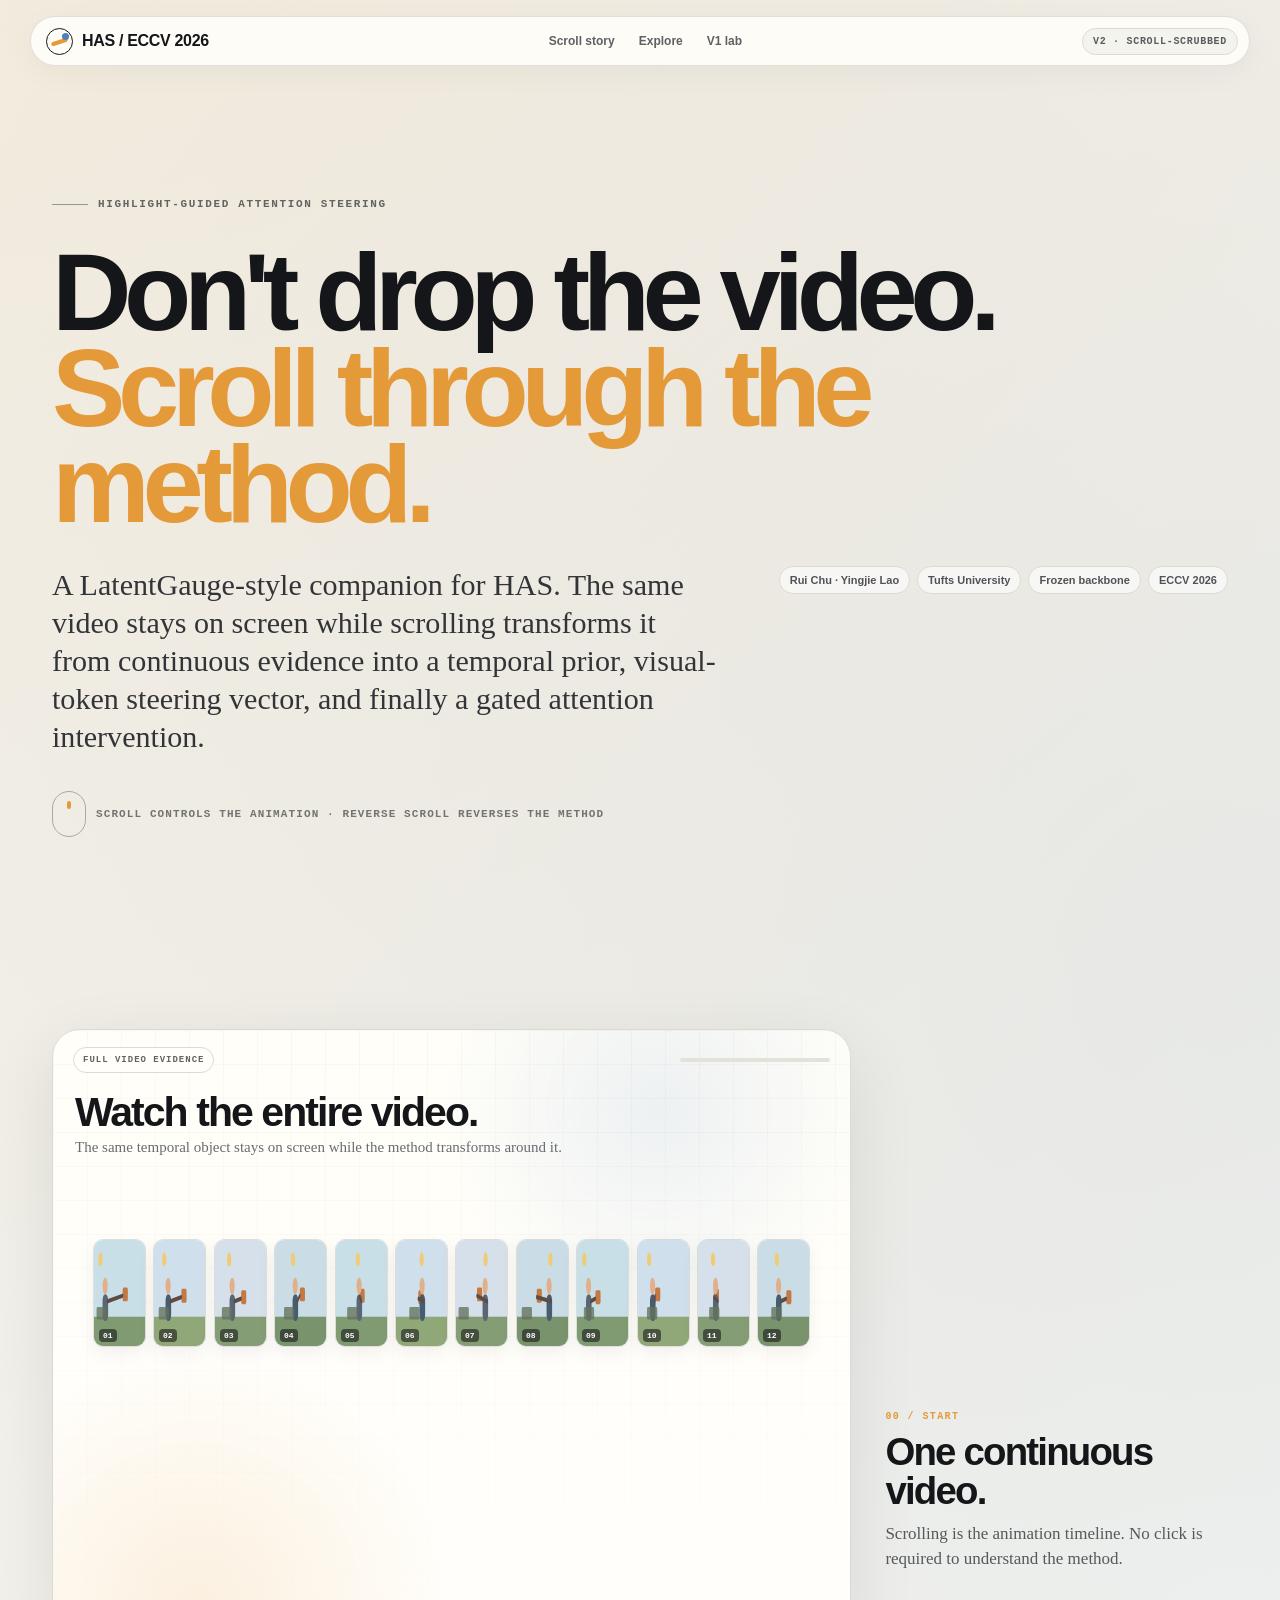
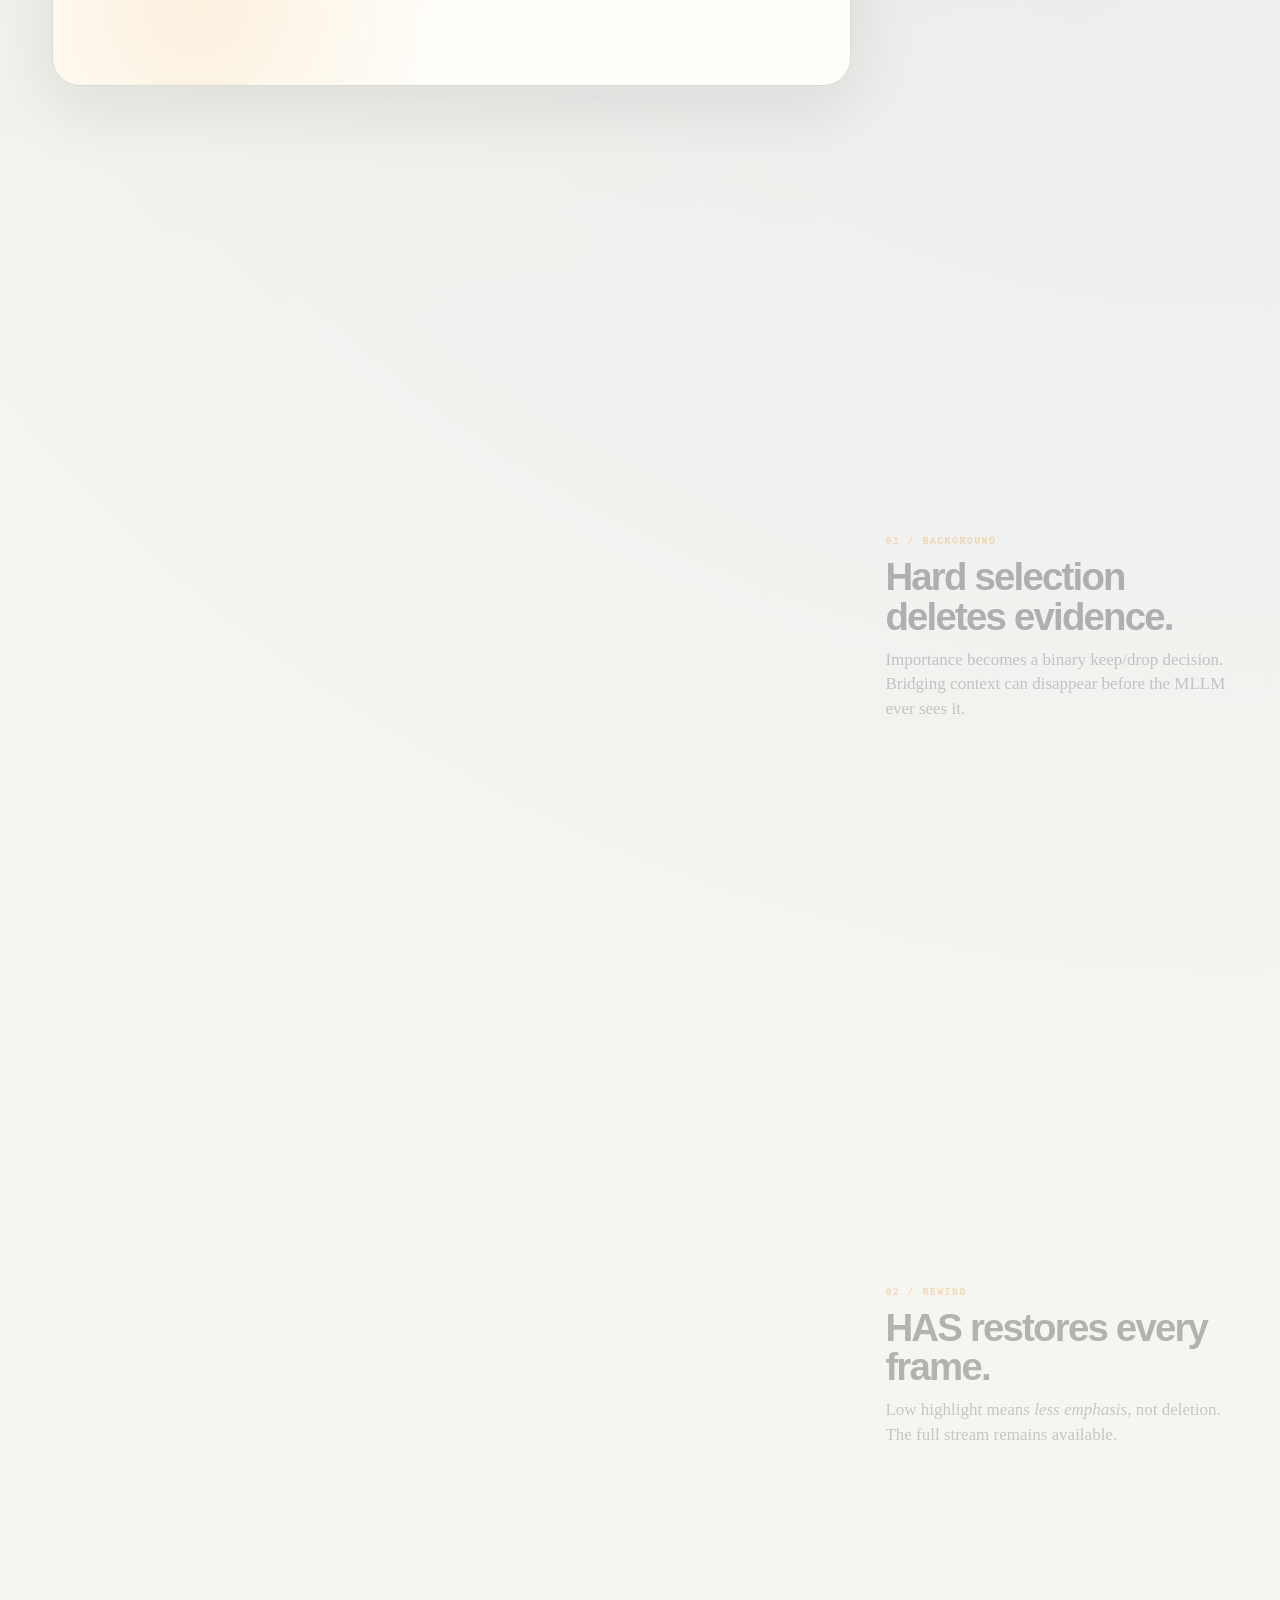
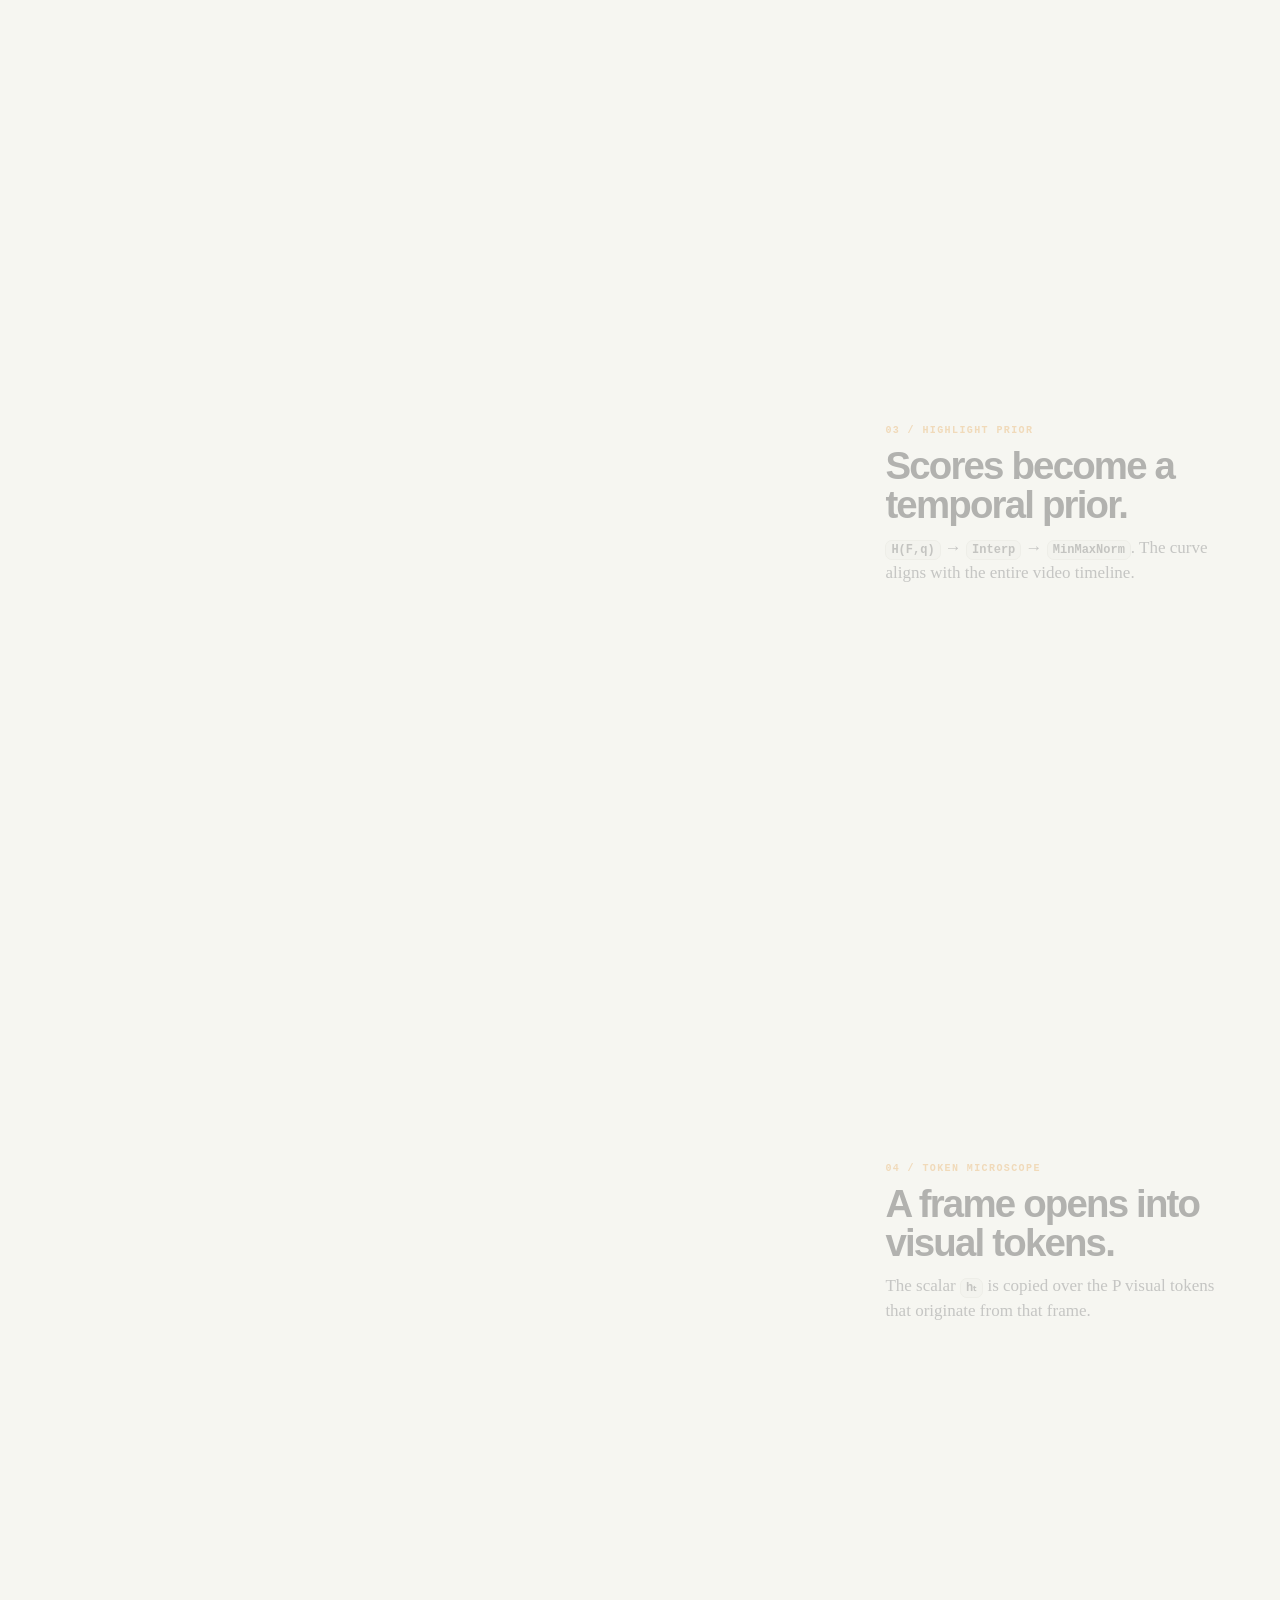
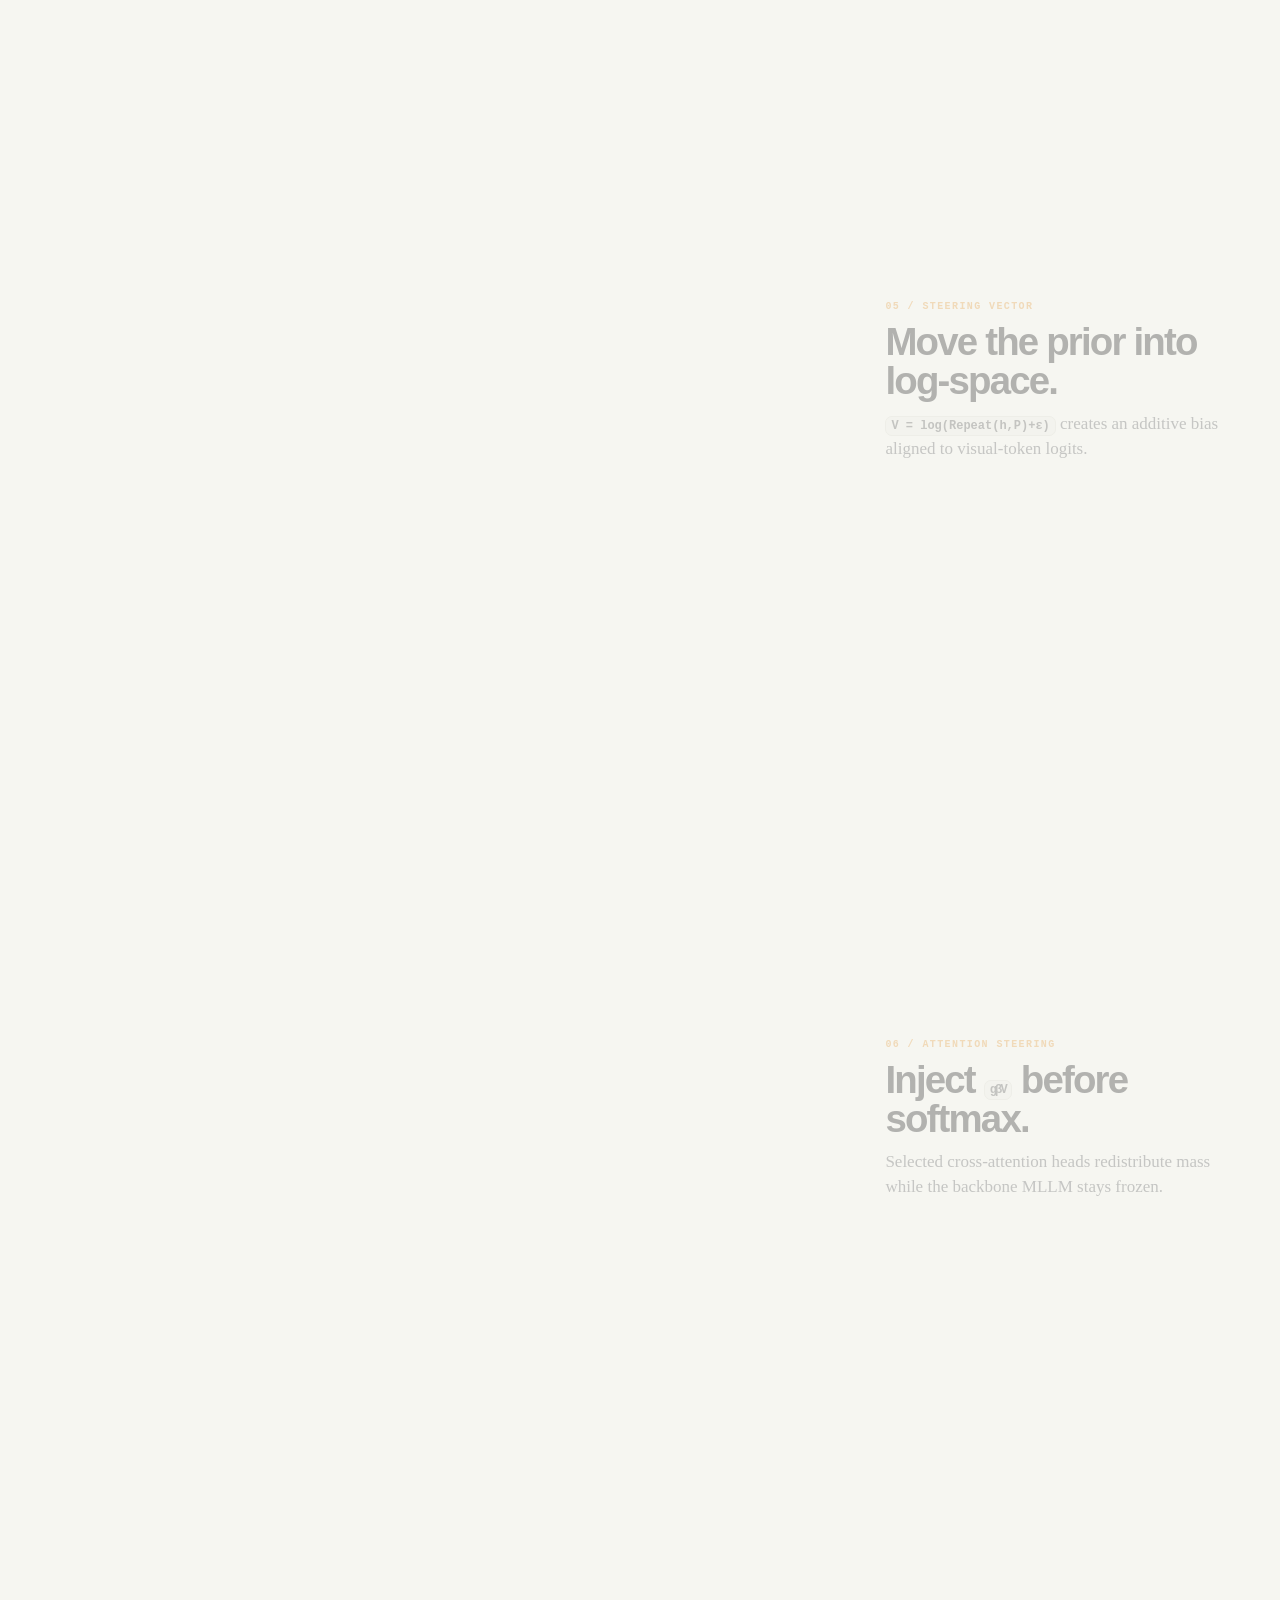
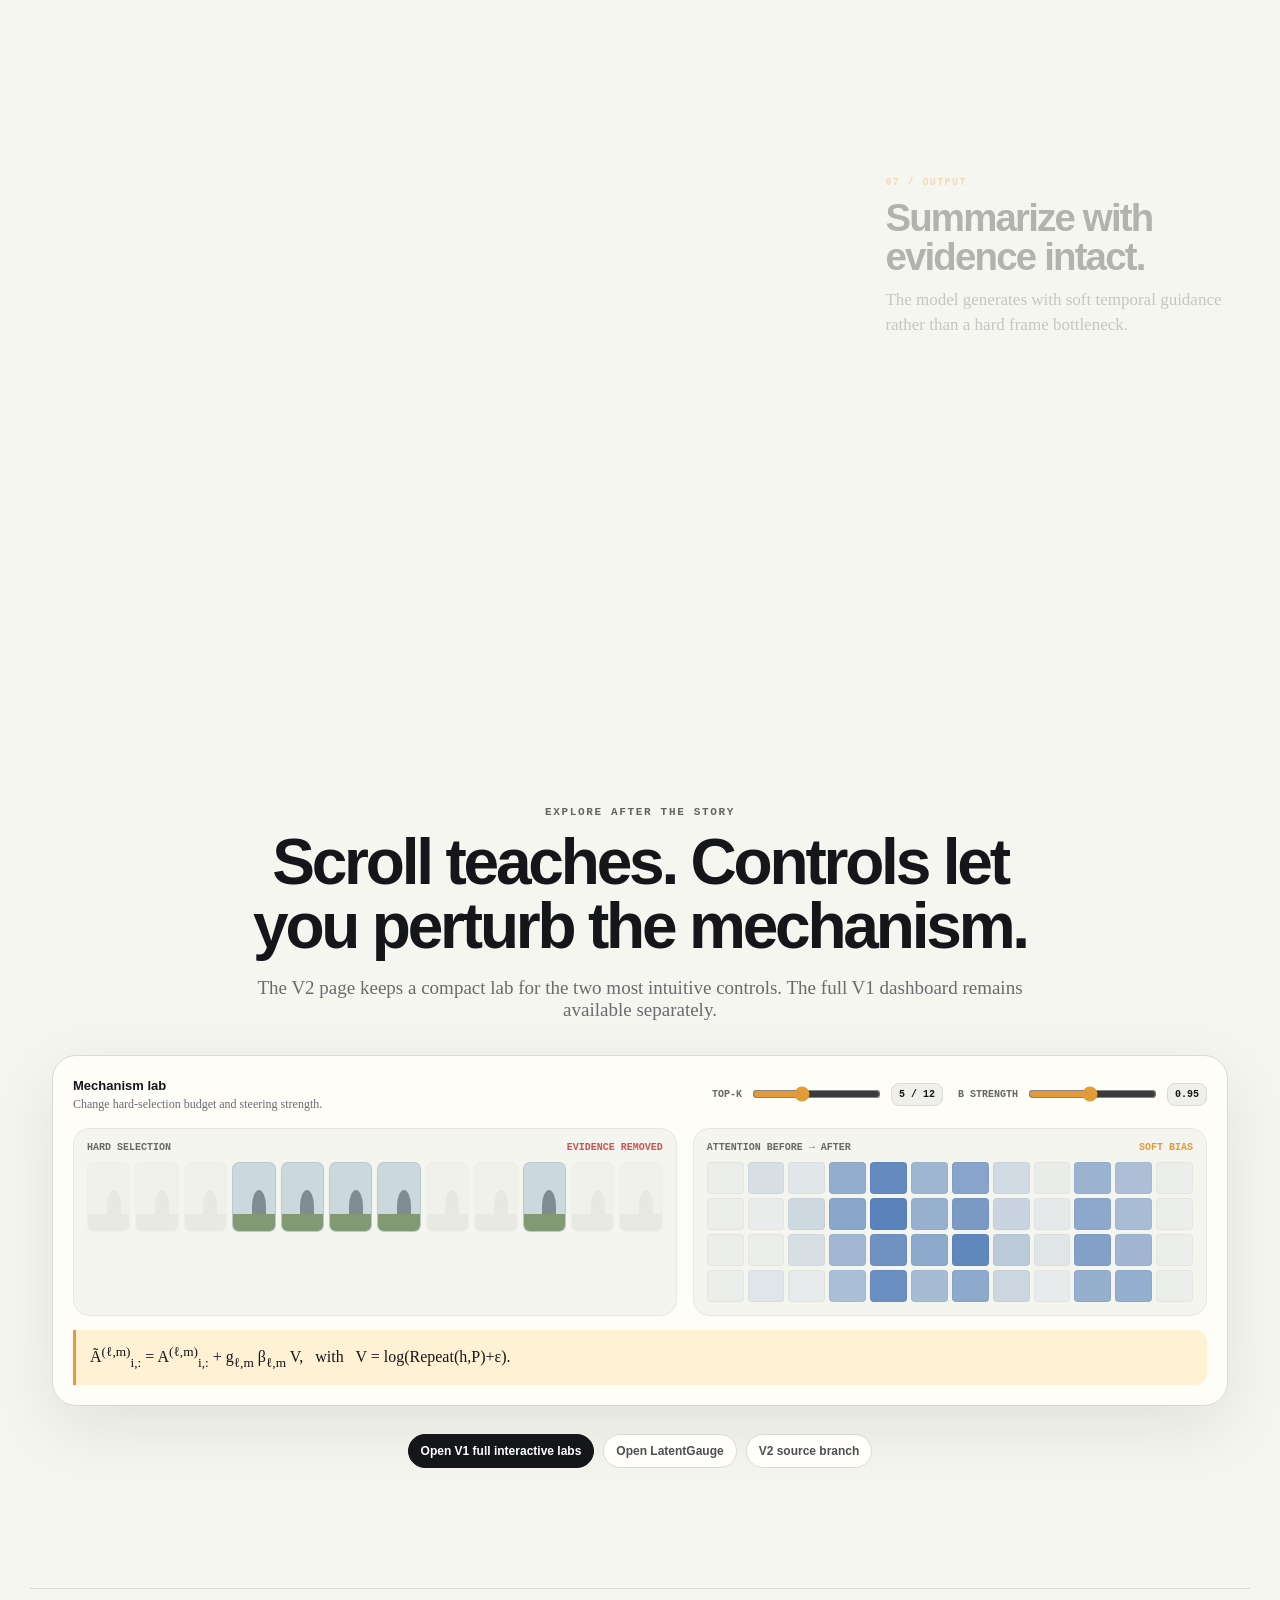
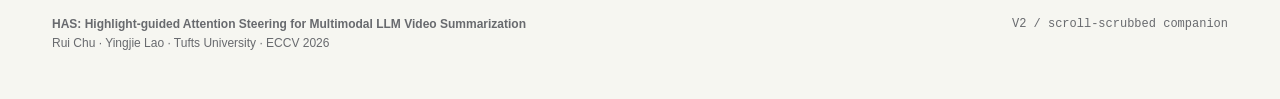
<file: has/v2/index.html>
<!doctype html>
<html lang="en">
<head>
<meta charset="utf-8"><meta name="viewport" content="width=device-width,initial-scale=1">
<title>HAS — Scroll Story | ECCV 2026</title>
<meta name="description" content="Scroll-driven interactive companion for HAS: Highlight-guided Attention Steering for Multimodal LLM Video Summarization.">
<link rel="stylesheet" href="style.css">
</head>
<body>
<nav class="nav"><div class="brand"><span class="mark"></span>HAS / ECCV 2026</div><div class="navlinks"><a href="#story">Scroll story</a><a href="#explore">Explore</a><a href="../">V1 lab</a></div><span class="badge">V2 · scroll-scrubbed</span></nav>
<main class="wrap">
<section class="hero"><div class="eyebrow">Highlight-guided Attention Steering</div><h1>Don't drop the video.<br><span class="warm">Scroll through the method.</span></h1><div class="heroRow"><p class="lede">A LatentGauge-style companion for HAS. The same video stays on screen while scrolling transforms it from continuous evidence into a temporal prior, visual-token steering vector, and finally a gated attention intervention.</p><div class="meta"><span class="pill">Rui Chu · Yingjie Lao</span><span class="pill">Tufts University</span><span class="pill">Frozen backbone</span><span class="pill">ECCV 2026</span></div></div><div class="cue"><i></i>scroll controls the animation · reverse scroll reverses the method</div></section>
<section class="story" id="story"><div class="sticky"><div class="canvas" id="canvas"><div class="hud"><span class="state" id="state">Full video evidence</span><span class="progress"><i id="progress"></i></span></div><div class="title"><b id="stageTitle">Watch the entire video.</b><span id="stageSub">The same temporal object stays on screen while the method transforms around it.</span></div><div class="video" id="video"><div class="strip" id="strip"></div></div><div class="curve" id="curve"><span class="curveLabel">prompt-conditioned temporal prior</span><div class="dots" id="dots"></div><svg id="curveSvg" viewBox="0 0 1000 100" preserveAspectRatio="none"></svg></div><div class="focus" id="focus"></div><div class="tokens" id="tokens"></div><div class="vector" id="vector"></div><div class="eq" id="eq">V = log(Repeat(h,P) + ε)</div><div class="attn" id="attn"><div class="heatBox"><div class="heatName"><span>Original logits</span><span>A</span></div><div class="heat" id="baseHeat"></div></div><div class="bias" id="bias"></div><div class="heatBox"><div class="heatName"><span>Steered logits</span><span>Ã = A + gβV</span></div><div class="heat" id="steerHeat"></div></div></div><div class="summary" id="summary"><small>Generated summary</small><p>The model keeps the <strong>full temporal evidence</strong>, while allocating more attention to salient interactions and retaining lower-scored context for coherence.</p></div></div></div><div class="steps"><article class="step active"><div class="copy"><div class="num">00 / Start</div><h2>One continuous video.</h2><p>Scrolling is the animation timeline. No click is required to understand the method.</p></div></article><article class="step"><div class="copy"><div class="num">01 / Background</div><h2>Hard selection deletes evidence.</h2><p>Importance becomes a binary keep/drop decision. Bridging context can disappear before the MLLM ever sees it.</p></div></article><article class="step"><div class="copy"><div class="num">02 / Rewind</div><h2>HAS restores every frame.</h2><p>Low highlight means <em>less emphasis</em>, not deletion. The full stream remains available.</p></div></article><article class="step"><div class="copy"><div class="num">03 / Highlight prior</div><h2>Scores become a temporal prior.</h2><p><code>H(F,q)</code> → <code>Interp</code> → <code>MinMaxNorm</code>. The curve aligns with the entire video timeline.</p></div></article><article class="step"><div class="copy"><div class="num">04 / Token microscope</div><h2>A frame opens into visual tokens.</h2><p>The scalar <code>hₜ</code> is copied over the P visual tokens that originate from that frame.</p></div></article><article class="step"><div class="copy"><div class="num">05 / Steering vector</div><h2>Move the prior into log-space.</h2><p><code>V = log(Repeat(h,P)+ε)</code> creates an additive bias aligned to visual-token logits.</p></div></article><article class="step"><div class="copy"><div class="num">06 / Attention steering</div><h2>Inject <code>gβV</code> before softmax.</h2><p>Selected cross-attention heads redistribute mass while the backbone MLLM stays frozen.</p></div></article><article class="step"><div class="copy"><div class="num">07 / Output</div><h2>Summarize with evidence intact.</h2><p>The model generates with soft temporal guidance rather than a hard frame bottleneck.</p></div></article></div></section>
<div class="rail" id="rail"></div>
<section class="explore" id="explore"><div class="exploreHead"><div class="eyebrow">Explore after the story</div><h2>Scroll teaches. Controls let you perturb the mechanism.</h2><p>The V2 page keeps a compact lab for the two most intuitive controls. The full V1 dashboard remains available separately.</p></div><div class="lab"><div class="labTop"><div><b>Mechanism lab</b><div style="font:12px var(--serif);color:var(--muted);margin-top:3px">Change hard-selection budget and steering strength.</div></div><div class="controls"><div class="control"><label>Top-K</label><input id="topk" type="range" min="2" max="10" value="5"><span class="metric" id="topkM">5 / 12</span></div><div class="control"><label>β strength</label><input id="beta" type="range" min="0" max="2" step=".05" value=".95"><span class="metric" id="betaM">0.95</span></div></div></div><div class="labGrid"><div class="labPane"><div class="labLabel"><span>Hard selection</span><span style="color:var(--red)">evidence removed</span></div><div class="mini" id="mini"></div></div><div class="labPane"><div class="labLabel"><span>Attention before → after</span><span style="color:var(--warm)">soft bias</span></div><div class="miniHeat" id="labHeat"></div></div></div><div class="formula">Ã<sup>(ℓ,m)</sup><sub>i,:</sub> = A<sup>(ℓ,m)</sup><sub>i,:</sub> + g<sub>ℓ,m</sub> β<sub>ℓ,m</sub> V, &nbsp; with &nbsp; V = log(Repeat(h,P)+ε).</div></div><div class="links"><a class="btn primary" href="../">Open V1 full interactive labs</a><a class="btn" href="../../">Open LatentGauge</a><a class="btn" href="https://github.com/CRcr0/LatentGauge/tree/has-v2-scroll-story/has/v2">V2 source branch</a></div></section>
</main><footer><div><b>HAS: Highlight-guided Attention Steering for Multimodal LLM Video Summarization</b><div style="margin-top:5px">Rui Chu · Yingjie Lao · Tufts University · ECCV 2026</div></div><div class="mono">V2 / scroll-scrubbed companion</div></footer>
<script src="app.js"></script>
</body></html>
</file>
<file: has/v2/style.css>
:root{--bg:#f6f6f1;--paper:#fffefa;--ink:#151619;--muted:#696b70;--line:#dbdbd3;--warm:#e59a3a;--warm2:#f7d89d;--cool:#527db8;--red:#c95454;--green:#427b61;--serif:Georgia,'Times New Roman',serif;--sans:Inter,ui-sans-serif,-apple-system,BlinkMacSystemFont,'Segoe UI',sans-serif;--mono:ui-monospace,SFMono-Regular,Menlo,monospace;--shadow:0 22px 70px rgba(26,27,24,.09)}*{box-sizing:border-box}html{scroll-behavior:smooth}body{margin:0;background:radial-gradient(circle at 8% -4%,rgba(229,154,58,.12),transparent 27%),radial-gradient(circle at 96% 12%,rgba(82,125,184,.09),transparent 26%),var(--bg);color:var(--ink);font-family:var(--sans);overflow-x:hidden}.nav{position:fixed;left:18px;right:18px;top:16px;z-index:50;max-width:1220px;margin:auto;padding:9px 11px 9px 15px;border:1px solid rgba(21,22,25,.12);border-radius:999px;background:rgba(255,254,250,.88);backdrop-filter:blur(18px);display:flex;justify-content:space-between;align-items:center;gap:14px;box-shadow:0 8px 30px rgba(0,0,0,.04)}.brand{display:flex;align-items:center;gap:9px;font-weight:800;letter-spacing:-.02em}.mark{width:27px;height:27px;border:1.5px solid var(--ink);border-radius:50%;position:relative}.mark:before{content:'';position:absolute;width:17px;height:4px;background:var(--warm);border-radius:8px;left:4px;top:11px;transform:rotate(-18deg)}.mark:after{content:'';position:absolute;width:7px;height:7px;background:var(--cool);border-radius:50%;right:3px;top:4px}.nav a{text-decoration:none;color:#5e6064;font-size:12px;font-weight:750;padding:8px 10px;border-radius:999px}.nav a:hover{background:#efefe9;color:var(--ink)}.navlinks{display:flex;gap:4px}.badge{font:800 10px var(--mono);letter-spacing:.07em;text-transform:uppercase;border:1px solid var(--line);background:#f4f4ee;border-radius:999px;padding:7px 10px;color:#595b5f}.wrap{max-width:1220px;margin:auto;padding:0 22px}.hero{min-height:100vh;padding-top:135px;display:grid;align-content:center;gap:34px}.eyebrow{font:800 11px var(--mono);letter-spacing:.15em;text-transform:uppercase;color:#62645f;display:flex;align-items:center;gap:10px}.eyebrow:before{content:'';width:36px;height:1px;background:#96978f}h1{font-size:clamp(54px,8.6vw,118px);line-height:.87;letter-spacing:-.067em;margin:0;max-width:1120px}.warm{color:var(--warm)}.heroRow{display:grid;grid-template-columns:1.18fr .82fr;gap:50px;align-items:start}.lede{font-family:var(--serif);font-size:clamp(21px,2.35vw,31px);line-height:1.27;margin:0;color:#323438;max-width:760px}.meta{display:flex;gap:7px;flex-wrap:wrap;justify-content:flex-end}.pill{border:1px solid var(--line);background:rgba(255,255,255,.62);border-radius:999px;padding:7px 10px;font-size:11px;font-weight:750;color:#505257}.cue{display:flex;align-items:center;gap:10px;color:#73746f;font:750 11px var(--mono);text-transform:uppercase;letter-spacing:.1em}.cue i{display:block;width:34px;height:46px;border:1px solid #aaa9a2;border-radius:999px;position:relative}.cue i:after{content:'';position:absolute;width:4px;height:8px;border-radius:99px;background:var(--warm);left:14px;top:9px;animation:wheel 1.5s infinite}@keyframes wheel{0%{transform:translateY(0);opacity:0}25%{opacity:1}80%{transform:translateY(18px);opacity:1}100%{transform:translateY(21px);opacity:0}}
.story{position:relative;display:grid;grid-template-columns:minmax(0,1.4fr) minmax(300px,.6fr);gap:34px;min-height:665vh;padding:60px 0}.sticky{position:sticky;top:86px;height:calc(100vh - 106px);min-height:620px;display:flex;align-items:center}.canvas{height:min(73vh,735px);min-height:570px;width:100%;position:relative;border:1px solid var(--line);border-radius:28px;background:radial-gradient(circle at 76% 12%,rgba(82,125,184,.1),transparent 26%),radial-gradient(circle at 18% 88%,rgba(229,154,58,.14),transparent 29%),rgba(255,254,250,.96);box-shadow:var(--shadow);overflow:hidden;isolation:isolate}.canvas:before{content:'';position:absolute;inset:0;background-image:linear-gradient(rgba(20,20,20,.026) 1px,transparent 1px),linear-gradient(90deg,rgba(20,20,20,.026) 1px,transparent 1px);background-size:34px 34px;mask-image:linear-gradient(to bottom,#000,transparent 92%);z-index:-1}.hud{position:absolute;top:17px;left:20px;right:20px;display:flex;justify-content:space-between;align-items:center;z-index:20}.state{font:800 9px var(--mono);letter-spacing:.11em;text-transform:uppercase;color:#62645f;background:rgba(255,254,250,.9);border:1px solid var(--line);border-radius:999px;padding:7px 9px}.progress{width:150px;height:4px;border-radius:99px;background:#e2e2db;overflow:hidden}.progress i{display:block;width:0;height:100%;border-radius:inherit;background:linear-gradient(90deg,var(--warm),var(--cool))}.title{position:absolute;top:62px;left:22px;right:22px;z-index:19}.title b{display:block;font-size:clamp(26px,3.2vw,43px);line-height:1;letter-spacing:-.047em}.title span{display:block;margin-top:7px;max-width:690px;color:var(--muted);font-family:var(--serif);font-size:15px}.video{position:absolute;top:32%;left:5%;right:5%;height:108px;z-index:6;transform-origin:center;will-change:transform,opacity}.strip{display:grid;grid-template-columns:repeat(12,1fr);gap:7px;height:100%}.frame{position:relative;border:1px solid rgba(0,0,0,.12);border-radius:10px;overflow:hidden;box-shadow:0 6px 18px rgba(0,0,0,.06);will-change:opacity,transform,filter}.frame svg,.focus svg{width:100%;height:100%;display:block}.frame:after{content:attr(data-n);position:absolute;left:5px;bottom:4px;color:#fff;background:rgba(16,17,19,.56);font:800 8px var(--mono);border-radius:4px;padding:2px 4px}.curve{position:absolute;top:49%;left:6%;right:6%;height:112px;z-index:5;opacity:0;will-change:opacity,transform}.curve svg{width:100%;height:100%;overflow:visible}.curveLabel{position:absolute;left:1px;top:-4px;font:800 9px var(--mono);letter-spacing:.08em;text-transform:uppercase;color:#8c672c}.dots{position:absolute;inset:0}.dot{position:absolute;width:8px;height:8px;border-radius:50%;background:#9b9b94;border:2px solid var(--paper);transform:translate(-50%,-50%);box-shadow:0 2px 7px rgba(0,0,0,.08)}.focus{position:absolute;left:35%;top:28%;width:30%;aspect-ratio:16/10;border:1px solid var(--line);border-radius:18px;overflow:hidden;background:#eef1ef;box-shadow:0 24px 65px rgba(20,21,19,.14);opacity:0;z-index:10;will-change:opacity,transform}.score{position:absolute;top:9px;right:9px;background:rgba(255,254,250,.93);border:1px solid var(--line);border-radius:999px;padding:5px 8px;font:800 10px var(--mono)}.tokens{position:absolute;left:17%;right:17%;top:31%;display:grid;grid-template-columns:repeat(8,1fr);gap:8px;opacity:0;z-index:9;will-change:opacity,transform}.token{aspect-ratio:1;border-radius:8px;border:1px solid rgba(0,0,0,.09);display:grid;place-items:center;background:rgba(229,154,58,.72);font:800 8px var(--mono);color:#72521f}.vector{position:absolute;left:12%;right:12%;top:54%;height:90px;display:flex;align-items:flex-end;gap:4px;opacity:0;z-index:10;will-change:opacity,transform}.vbar{flex:1;min-width:3px;border-radius:4px 4px 1px 1px;background:var(--warm)}.eq{position:absolute;left:50%;bottom:17%;transform:translateX(-50%);background:rgba(255,254,250,.94);border:1px solid var(--line);border-radius:14px;padding:10px 14px;font-family:var(--serif);font-size:clamp(16px,2vw,25px);opacity:0;z-index:12;white-space:nowrap}.attn{position:absolute;left:7%;right:7%;top:27%;display:grid;grid-template-columns:1fr .34fr 1fr;gap:15px;align-items:center;opacity:0;z-index:13;will-change:opacity,transform}.heatBox{background:rgba(246,246,241,.96);border:1px solid var(--line);border-radius:16px;padding:12px}.heatName{display:flex;justify-content:space-between;margin-bottom:8px;font:800 9px var(--mono);text-transform:uppercase;letter-spacing:.06em;color:#6a6c68}.heat{display:grid;grid-template-columns:repeat(12,1fr);gap:4px}.cell{aspect-ratio:1.15;border-radius:4px;border:1px solid rgba(0,0,0,.035)}.bias{height:184px;display:flex;align-items:flex-end;gap:4px;padding:10px;background:#fff0d3;border:1px solid #edca8f;border-radius:15px}.bias i{flex:1;background:var(--warm);border-radius:3px 3px 1px 1px}.summary{position:absolute;left:12%;right:12%;top:31%;padding:28px;border:1px solid var(--line);border-radius:20px;background:rgba(255,254,250,.98);box-shadow:0 28px 80px rgba(30,31,28,.14);opacity:0;z-index:15;will-change:opacity,transform}.summary small{font:800 9px var(--mono);letter-spacing:.1em;text-transform:uppercase;color:#747570}.summary p{font-family:var(--serif);font-size:clamp(21px,2.5vw,33px);line-height:1.27;margin:11px 0 0;color:#343539}.steps{padding-top:18vh}.step{min-height:82vh;display:flex;align-items:center;opacity:.3;transition:opacity .24s}.step.active{opacity:1}.copy{max-width:420px}.num{font:800 10px var(--mono);letter-spacing:.14em;text-transform:uppercase;color:var(--warm);margin-bottom:10px}.copy h2{font-size:clamp(28px,3vw,43px);line-height:1.02;letter-spacing:-.047em;margin:0 0 12px}.copy p{font-family:var(--serif);font-size:17px;line-height:1.45;color:#56585c;margin:0}.copy code{font:750 12px var(--mono);background:#ecece6;border:1px solid var(--line);border-radius:7px;padding:2px 5px;color:#4f5054}.rail{position:fixed;right:17px;top:50%;transform:translateY(-50%);z-index:45;display:none;flex-direction:column;gap:7px}.rail.show{display:flex}.rail i{display:block;width:5px;height:17px;background:#d5d5ce;border-radius:999px;transition:.2s}.rail i.active{height:34px;background:var(--warm)}
.explore{padding:120px 0 40px}.exploreHead{text-align:center;max-width:800px;margin:0 auto 34px}.exploreHead .eyebrow{justify-content:center}.exploreHead .eyebrow:before{display:none}.exploreHead h2{font-size:clamp(39px,5vw,68px);line-height:1;letter-spacing:-.05em;margin:12px 0}.exploreHead p{font-family:var(--serif);font-size:19px;color:var(--muted)}.lab{border:1px solid var(--line);border-radius:24px;background:rgba(255,254,250,.88);box-shadow:var(--shadow);padding:20px}.labTop{display:flex;justify-content:space-between;align-items:center;gap:15px;flex-wrap:wrap;margin-bottom:16px}.labTop b{font-size:13px}.controls{display:flex;gap:15px;align-items:center;flex-wrap:wrap}.control{display:flex;gap:8px;align-items:center}.control label{font:800 10px var(--mono);text-transform:uppercase;color:#656762}.control input{accent-color:var(--warm)}.metric{font:800 10px var(--mono);border:1px solid var(--line);border-radius:8px;background:#f0f0ea;padding:5px 7px}.labGrid{display:grid;grid-template-columns:1.08fr .92fr;gap:16px}.labPane{border:1px solid #e8e8e1;border-radius:16px;background:#f5f5ef;padding:13px}.labLabel{display:flex;justify-content:space-between;font:800 10px var(--mono);text-transform:uppercase;color:#686a65;margin-bottom:9px}.mini{height:70px;display:grid;grid-template-columns:repeat(12,1fr);gap:5px}.mf{position:relative;border-radius:7px;background:#cbd9de;border:1px solid rgba(0,0,0,.08);overflow:hidden;transition:.2s}.mf:before{content:'';position:absolute;left:45%;bottom:12%;width:34%;height:48%;background:#56646c;border-radius:50% 50% 30% 30%;opacity:.65}.mf:after{content:'';position:absolute;left:0;right:0;bottom:0;height:25%;background:#829a74}.mf.cut{opacity:.12;filter:grayscale(1)}.miniHeat{display:grid;grid-template-columns:repeat(12,1fr);gap:4px}.formula{margin-top:14px;padding:14px;border-left:3px solid var(--warm);background:#fff1d4;border-radius:0 12px 12px 0;font-family:var(--serif);font-size:16px}.links{display:flex;justify-content:center;gap:9px;flex-wrap:wrap;margin-top:28px}.btn{display:inline-flex;text-decoration:none;border:1px solid var(--line);border-radius:999px;padding:9px 12px;background:var(--paper);color:#4d4f52;font-size:12px;font-weight:800}.btn.primary{background:var(--ink);color:#fff;border-color:var(--ink)}footer{max-width:1220px;margin:80px auto 0;padding:28px 22px 48px;border-top:1px solid var(--line);display:flex;justify-content:space-between;gap:20px;color:#686a6e;font-size:12px}.mono{font-family:var(--mono)}
@media(max-width:960px){.navlinks{display:none}.heroRow,.story,.labGrid{grid-template-columns:1fr}.meta{justify-content:flex-start}.story{min-height:auto;padding-top:40px}.sticky{position:relative;top:auto;height:auto;min-height:0}.canvas{height:660px;min-height:0}.steps{padding-top:10px}.step{min-height:auto;padding:35px 5px;opacity:1}.rail{display:none!important}.attn{grid-template-columns:1fr;top:20%}.bias{height:90px}.heatBox:last-child{display:none}}@media(max-width:620px){.wrap{padding:0 14px}.nav{left:9px;right:9px;top:9px}.badge{display:none}.hero{min-height:auto;padding:120px 0 85px}h1{font-size:56px}.canvas{height:570px}.title span{font-size:13px}.video{left:3%;right:3%;height:78px}.strip{gap:3px}.frame:after{display:none}.tokens{left:8%;right:8%;gap:4px}.focus{width:54%;left:23%}.eq{white-space:normal;text-align:center;width:88%}.summary{left:7%;right:7%;padding:20px}.controls{align-items:flex-start;flex-direction:column}footer{padding-left:14px;padding-right:14px;flex-direction:column}}
</file>
